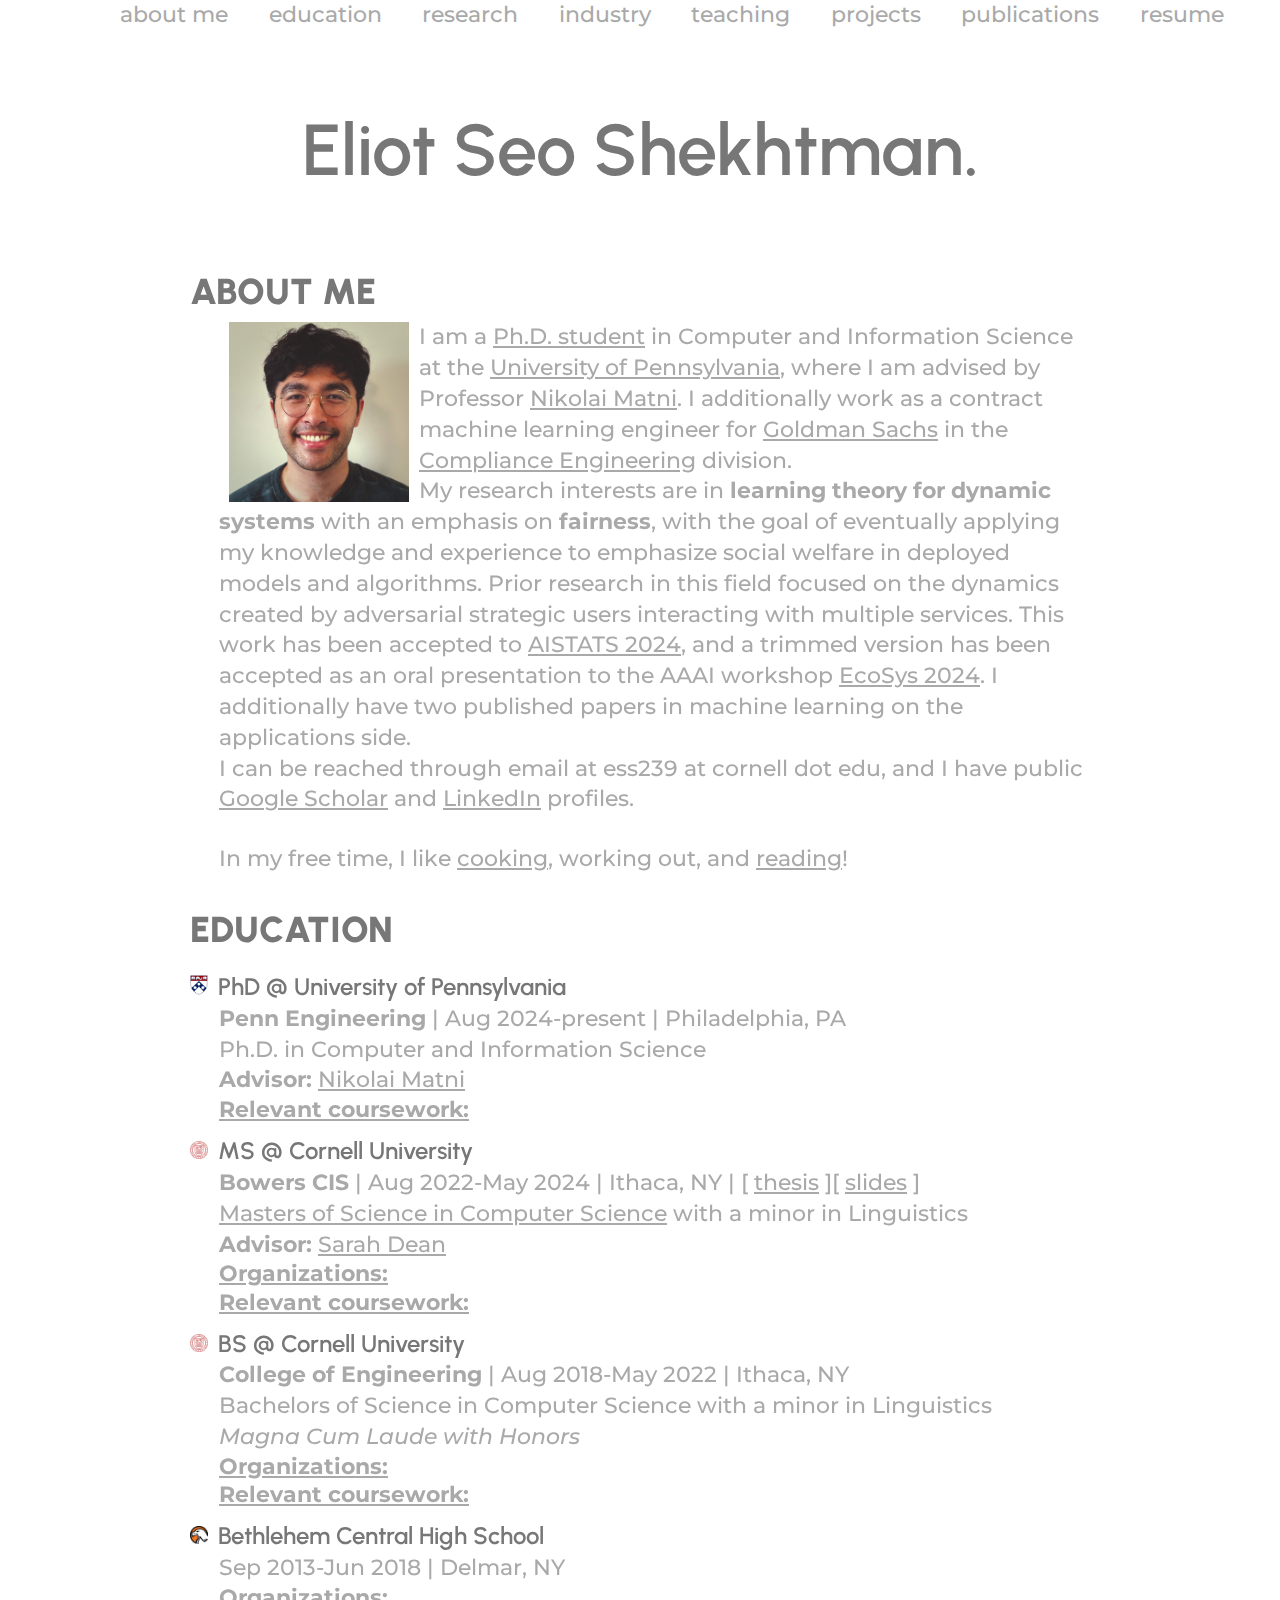
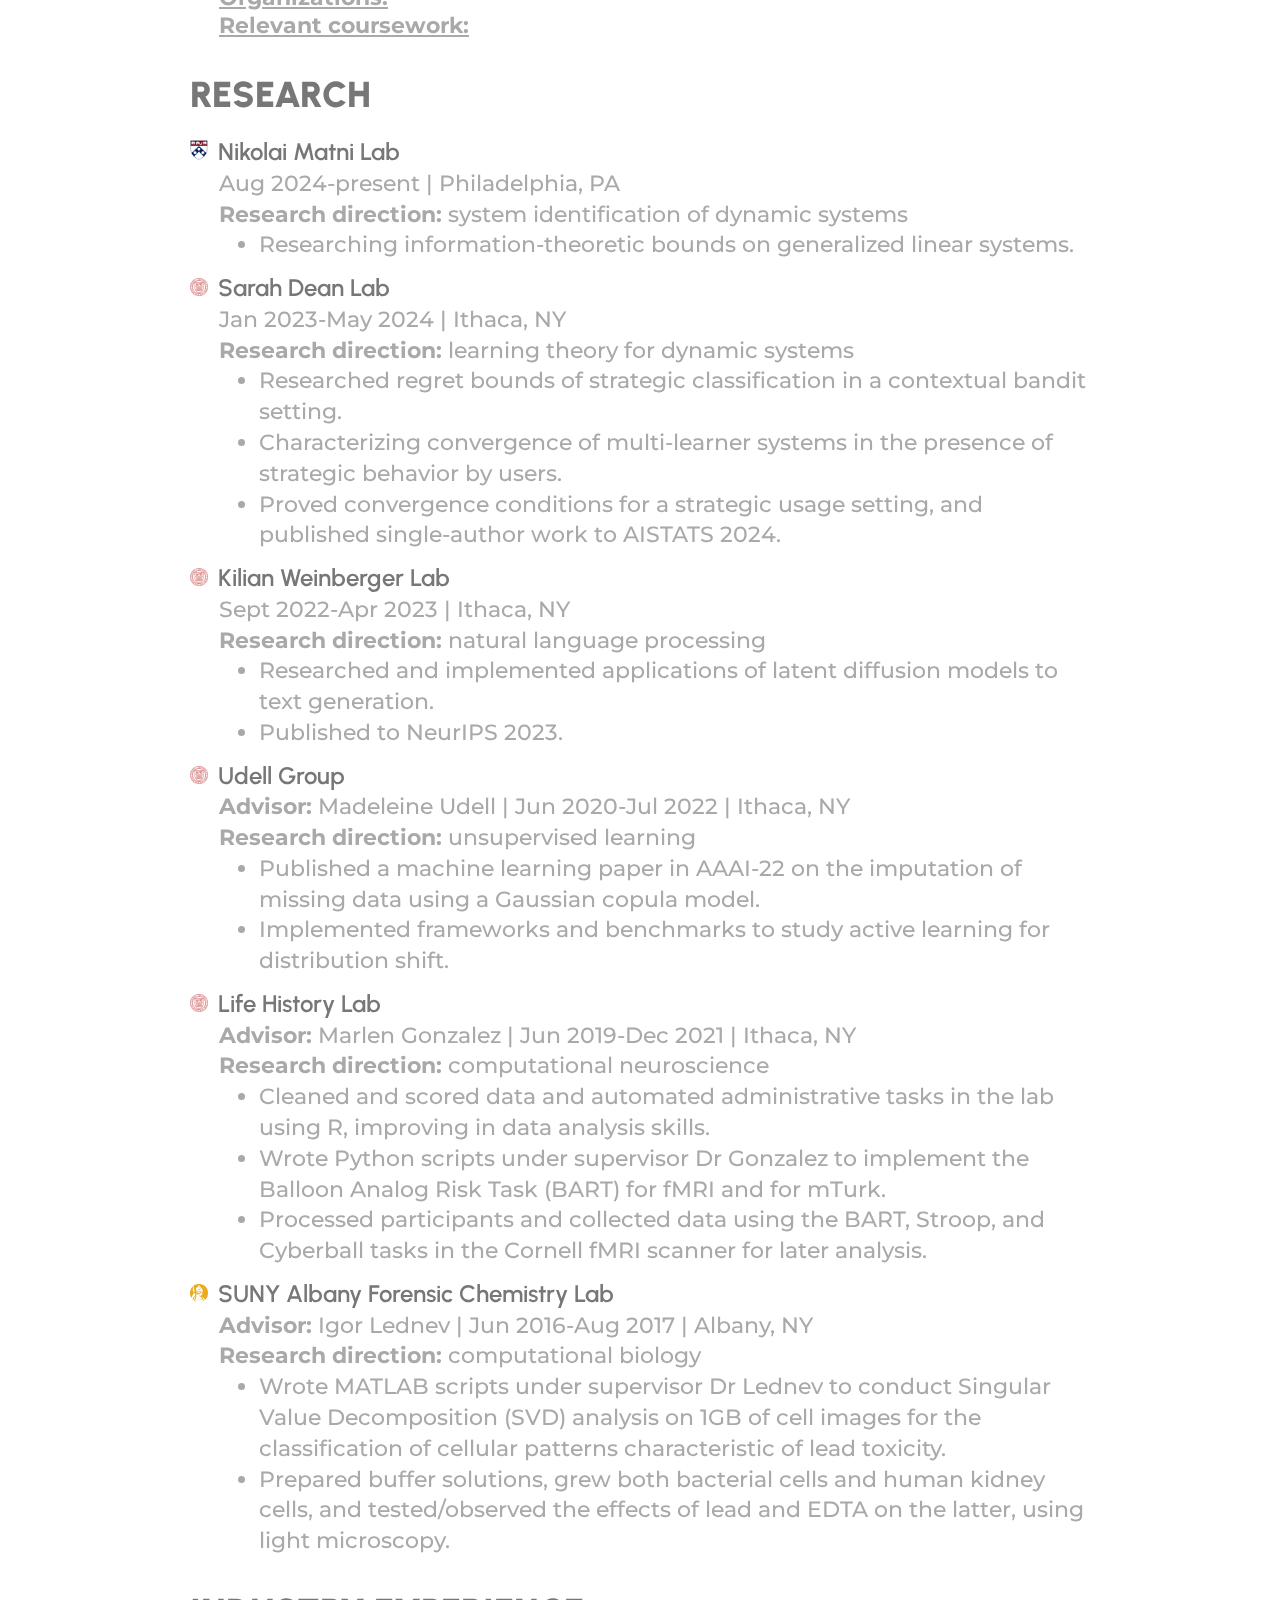
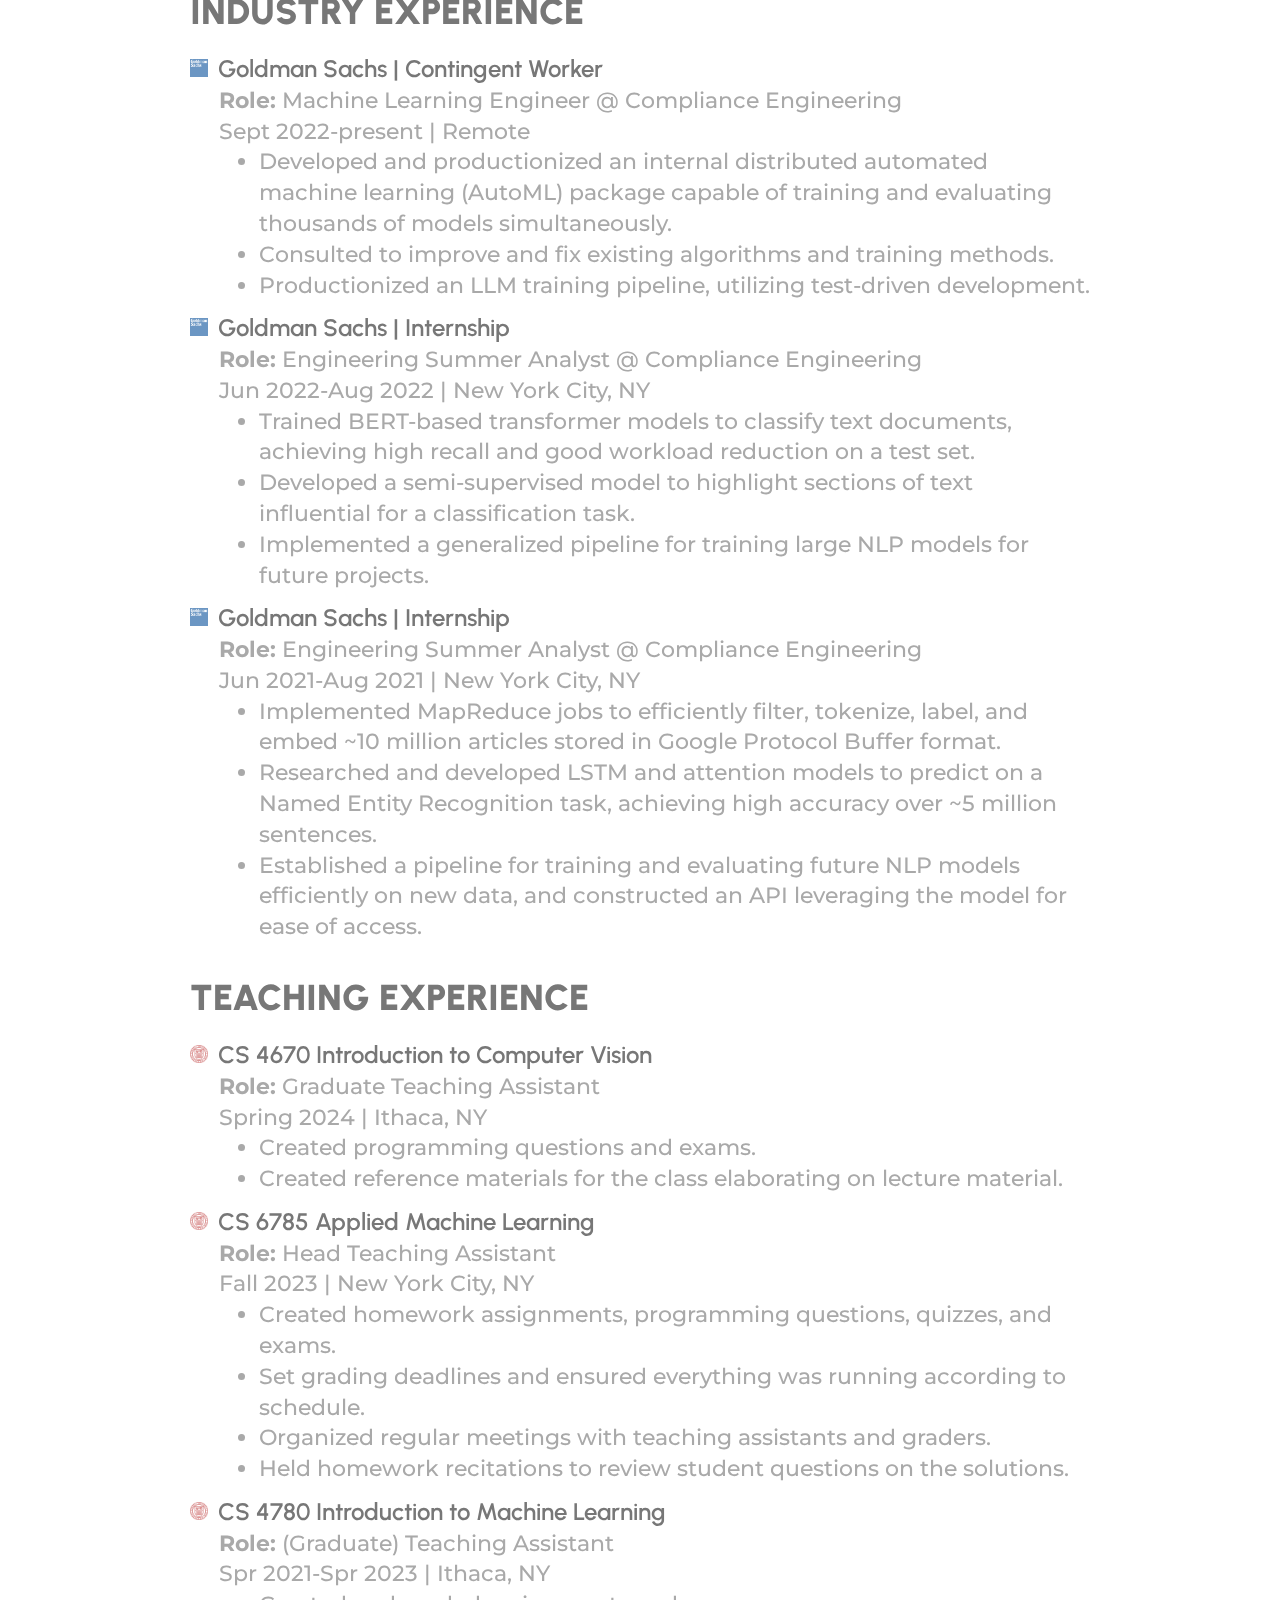
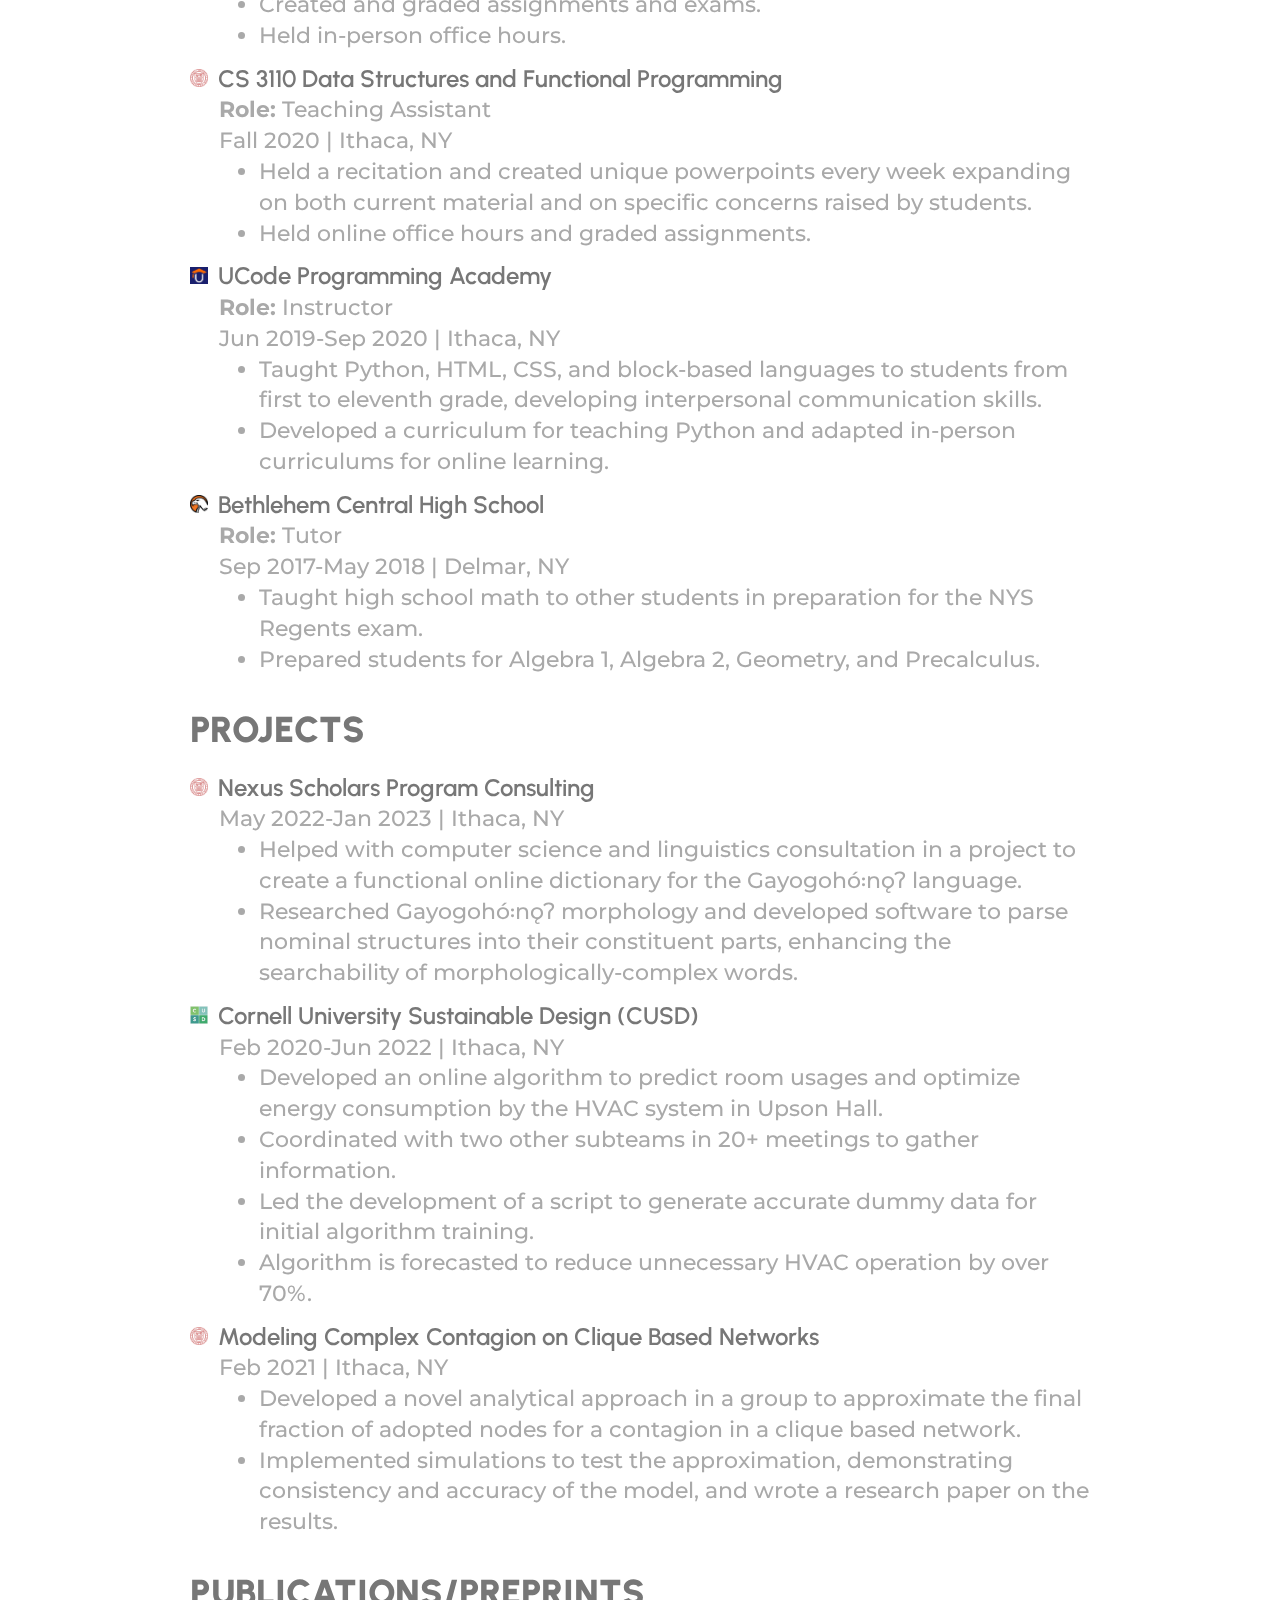
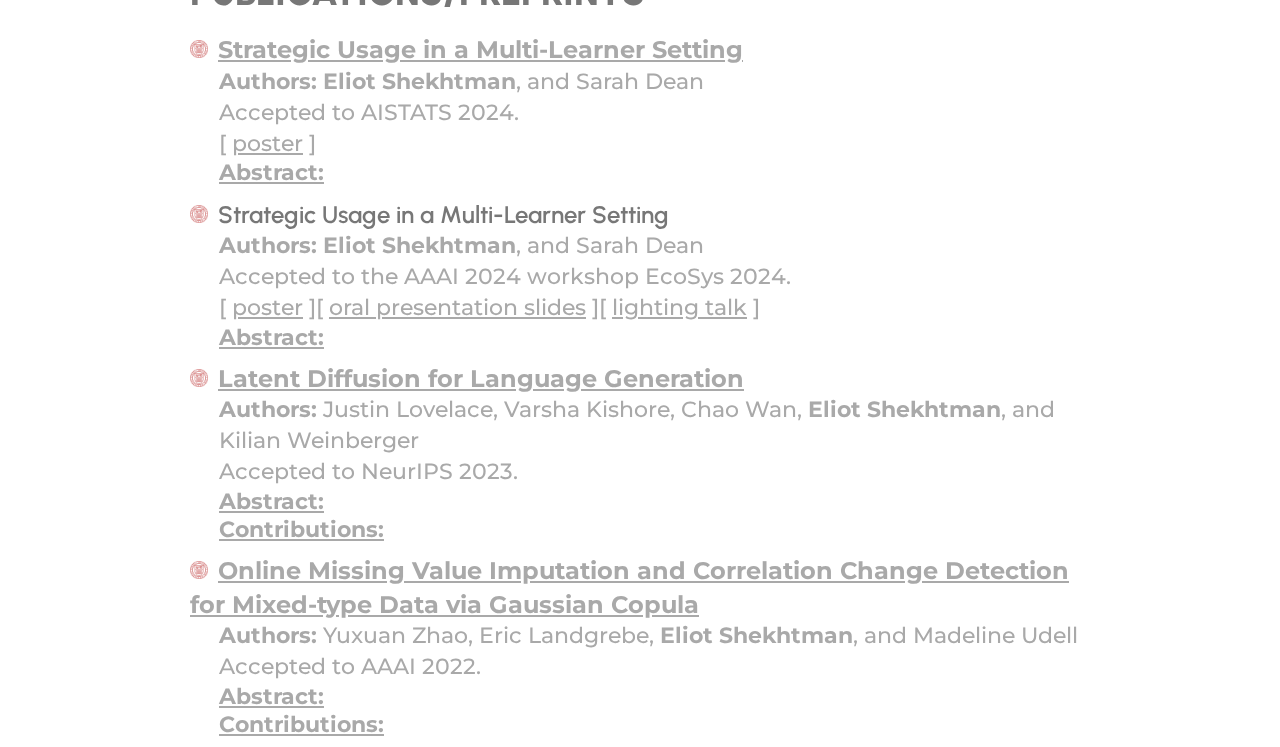
<file: index.html>
<!DOCTYPE html>
<html>

<head>
  <link rel="stylesheet" href="styles_simple.css">
  <link rel="stylesheet" href="styles_resume_dyn.css">
  <title>Eliot Seo Shekhtman</title>
  <link rel='icon' href='favicon.ico' type='image/x-icon' />
</head>

<body>

  <div class="topnav_holder">
    <div class="topnav">
      <a href="#about">about me</a>
      <a href="#education">education</a>
      <a href="#research">research</a>
      <a href="#work">industry</a>
      <a href="#teaching">teaching</a>
      <a href="#projects">projects</a>
      <a href="#publications">publications</a>
      <a href="fa2024_resume.pdf" target=”_blank”>resume</a>
    </div>
  </div>

  <div class="header">
    <h1>Eliot Seo Shekhtman.</h1>
  </div>

  <div class="main">
    <!-- <h2>My Resume</h2> -->

    <h2 id="about"><b>ABOUT ME</b></h2>
    <div class="within">
      <img src="photos/square-headshot.jpg" alt="headshot" width="180vw" align="left" hspace="10px">

      <p>I am a <a href="https://www.cis.upenn.edu/graduate/program-offerings/doctoral-program/">Ph.D. student</a> in
        Computer and Information Science at the <a href="https://www.upenn.edu/">University of Pennsylvania</a>, where I
        am advised by
        Professor <a href="https://nikolaimatni.github.io/">Nikolai Matni</a>.
        I additionally work as a contract machine learning engineer for <a href="https://www.goldmansachs.com/">Goldman
          Sachs</a> in the <a href="https://www.goldmansachs.com/careers/our-firm/global-compliance/">Compliance
          Engineering</a> division.
      </p>
    </div>
    <div class="within">
      <p>My research interests are in <b>learning theory for dynamic systems</b> with an emphasis on <b>fairness</b>,
        with the goal
        of eventually applying my knowledge and experience to emphasize social welfare in deployed models and
        algorithms.
        Prior research in this field focused on the dynamics created by
        adversarial strategic users interacting with multiple services.
        <!-- a multi-learner setting where adversarial users could strategically choose how much to use each of several services.   -->
        This work has been accepted to <a href="https://aistats.org/aistats2024/index.html">AISTATS 2024</a>, and
        a trimmed version has been accepted as an oral presentation to the AAAI workshop <a
          href="https://sites.google.com/view/recommender-ecosystems/home">EcoSys 2024</a>.
        I additionally have two published papers in machine learning on the applications side.

        <!-- I was formerly an <a href="https://www.cs.cornell.edu/ms">CS MS</a> student in the <a
          href="https://cis.cornell.edu/">College of Computing and Information Science</a> at <a
          href="https://www.cornell.edu/">Cornell University</a> with a minor in <a
          href="https://linguistics.cornell.edu/">Linguistics</a>, where I was advised by <a
          href="https://sdean.website/">Sarah Dean</a>. -->
        <!-- This work has been submitted to <a href="https://aistats.org/aistats2024/index.html">AISTATS 2024</a> and was
        additionally trimmed for a workshop submission to <a
          href="https://sites.google.com/view/recommender-ecosystems/home">ECOSYS 2024</a>, and is currently pending
        review. I additionally have two published papers in machine learning on the applications side. -->
      </p>
    </div>
    <div class="within">
      <p>I can be reached through email at ess239 at cornell dot edu, and I have public <a
          href="https://scholar.google.com/citations?hl=en&user=niYOQx4AAAAJ">Google Scholar</a>
        and <a href="https://www.linkedin.com/in/eliot-shekhtman/">LinkedIn</a> profiles.</p>
    </div>
    <div class="within">
      <p style=margin-top:29px>In my free time, I like <a href="https://www.instagram.com/eliot.food/">cooking</a>,
        working out, and <a href="https://www.goodreads.com/user/show/174639586">reading</a>!
      </p>
    </div>


    <h2 id="education"><b>EDUCATION</b></h2>
    <h3><img src="assets/upenn_logo.png" alt="UPenn logo">PhD @ University of Pennsylvania</h3>
    <div class="within">
      <p><b>Penn Engineering</b> | Aug 2024-present | Philadelphia, PA</p>
      <p>Ph.D. in Computer and Information Science</p>
      <p><b>Advisor:</b> <a href="https://nikolaimatni.github.io/">Nikolai Matni</a></p>
      <button class="collapsible">
        <p><b>Relevant coursework:</b></p>
      </button>
      <div class="content">
        <ul>
          <li>Learning for Dynamics and Control</li>
          <li>Learning with Conditional Guarantees</li>
          <li>Theory of Machine Learning</li>
          <li>Modern Convex Optimization</li>
      </div>
    </div>

    <h3><img src="assets/cornell_logo.png" alt="Cornell logo">MS @ Cornell University</h3>
    <div class="within">
      <p><b>Bowers CIS</b> | Aug 2022-May 2024 | Ithaca, NY | [ <a href="ms-thesis/ms_thesis.pdf">thesis</a> ][ <a
          href="ms-thesis/ms-thesis-pres.pdf">slides</a> ]</p>
      <p><a href="https://www.cs.cornell.edu/ms">Masters of Science in Computer Science</a> with a minor in
        Linguistics</p>
      <p><b>Advisor:</b> <a href="https://sdean.website/">Sarah Dean</a></p>
      <button class="collapsible">
        <p><b>Organizations:</b></p>
      </button>
      <div class="content">
        <ul>
          <li>Cornell Aguaclara (graduate technical advisor)</li>
          <li>Nexus Scholar Program (graduate consultant)</li>
        </ul>
      </div>
      <button class="collapsible">
        <p><b>Relevant coursework:</b></p>
      </button>
      <div class="content">
        <ul>
          <li>Machine Learning Theory </li>
          <li>Machine Learning in Feedback Systems </li>
          <li>Deep Generative Models </li>
          <li>Computer Vision </li>
          <li>Honors Introduction to Analysis</li>
          <li>Game Theory I</li>
        </ul>
        <!-- <p>† Ongoing coursework</p> -->
        <!-- <p>(A or higher in all listed courses)</p> -->
      </div>
    </div>

    <h3><img src="assets/cornell_logo.png" alt="Cornell logo">BS @ Cornell University</h3>
    <div class="within">
      <p><b>College of Engineering</b> | Aug 2018-May 2022 | Ithaca, NY</p>
      <p>Bachelors of Science in Computer Science with a minor in Linguistics</p>
      <p><i>Magna Cum Laude with Honors</i></p>
      <button class="collapsible">
        <p><b>Organizations:</b></p>
      </button>
      <div class="content">
        <ul>
          <li>Cornell University Sustainable Design (algorithms and predictions team lead)</li>
          <li>Cornell Undergraduates in Linguistics (social chair)</li>
        </ul>
      </div>
      <button class="collapsible">
        <p><b>Relevant coursework:</b></p>
      </button>
      <div class="content">
        <ul>
          <li>Advanced Topics in Machine Learning *</li>
          <li>Learning with Big Messy Data *</li>
          <li>The Structure of Information Networks *</li>
          <li>Principles of Large-Scale Machine Learning</li>
          <li>Advanced Language Technologies *</li>
          <li>Natural Language Processing</li>
          <li>Introduction to Computer Vision</li>
          <li>Introduction to Machine Learning</li>
          <li>Introduction to Analysis of Algorithms</li>
        </ul>
        <p>* Graduate level courses</p>
        <!-- <p>(A- or higher in all listed courses)</p> -->
      </div>
    </div>

    <h3><img src="assets/bchs_logo.png" alt="BCHS logo">Bethlehem Central High School</h3>
    <div class="within">
      <p>Sep 2013-Jun 2018 | Delmar, NY</p>
      <!-- <p><b>GPA:</b> 4.00 / 4.00</p> -->
      <button class="collapsible">
        <p><b>Organizations:</b></p>
      </button>
      <div class="content">
        <ul>
          <li>Science Bowl (co-captain)</li>
          <li>Linguistics Club (president)</li>
          <li>Science Olympiad</li>
          <li>Masterminds</li>
          <li>Varsity Cross-Country</li>
          <li>Varsity Track</li>
          <li>Varsity Swim and Dive</li>
        </ul>
      </div>
      <button class="collapsible">
        <p><b>Relevant coursework:</b></p>
      </button>
      <div class="content">
        <ul>
          <li>AP Computer Science A</li>
          <li>Introduction to Computer Science</li>
          <li>Digital Electronics</li>
        </ul>
      </div>
    </div>

    <h2 id="research"><b>RESEARCH</b></h2>
    <h3><img src="assets/upenn_logo.png" alt="UPenn logo">Nikolai Matni Lab</h3>
    <div class="within">
      <p>Aug 2024-present | Philadelphia, PA</p>
      <p><b>Research direction:</b> system identification of dynamic systems</p>
      <ul>
        <li>Researching information-theoretic bounds on generalized linear systems.</li>
      </ul>
    </div>

    <h3><img src="assets/cornell_logo.png" alt="Cornell logo">Sarah Dean Lab</h3>
    <div class="within">
      <p>Jan 2023-May 2024 | Ithaca, NY</p>
      <p><b>Research direction:</b> learning theory for dynamic systems</p>
      <ul>
        <li>Researched regret bounds of strategic classification in a contextual bandit setting.</li>
        <li>Characterizing convergence of multi-learner systems in the presence of strategic behavior by users.</li>
        <li>Proved convergence conditions for a strategic usage setting, and published single-author work to AISTATS
          2024.</li>
      </ul>
    </div>

    <h3><img src="assets/cornell_logo.png" alt="Cornell logo">Kilian Weinberger Lab</h3>
    <div class="within">
      <p>Sept 2022-Apr 2023 | Ithaca, NY</p>
      <p><b>Research direction:</b> natural language processing</p>
      <ul>
        <li>Researched and implemented applications of latent diffusion models to text generation.</li>
        <li>Published to NeurIPS 2023.</li>
      </ul>
    </div>

    <h3><img src="assets/cornell_logo.png" alt="Cornell logo">Udell Group</h3>
    <div class="within">
      <p><b>Advisor:</b> Madeleine Udell | Jun 2020-Jul 2022 | Ithaca, NY</p>
      <p><b>Research direction:</b> unsupervised learning</p>
      <ul>
        <li>Published a machine learning paper in AAAI-22 on the imputation of missing data using a Gaussian copula
          model.</li>
        <li>Implemented frameworks and benchmarks to study active learning for distribution shift.</li>
      </ul>
    </div>

    <h3><img src="assets/cornell_logo.png" alt="Cornell logo">Life History Lab</h3>
    <div class="within">
      <p><b>Advisor:</b> Marlen Gonzalez | Jun 2019-Dec 2021 | Ithaca, NY</p>
      <p><b>Research direction:</b> computational neuroscience</p>
      <ul>
        <li>Cleaned and scored data and automated administrative tasks in the lab using R, improving in data analysis
          skills.</li>
        <li>Wrote Python scripts under supervisor Dr Gonzalez to implement the Balloon Analog Risk Task (BART) for fMRI
          and for mTurk.</li>
        <li>Processed participants and collected data using the BART, Stroop, and Cyberball tasks in the Cornell fMRI
          scanner for later analysis.</li>
      </ul>
    </div>

    <h3><img src="assets/suny_logo.jpg" alt="SUNY Albany logo">SUNY Albany Forensic Chemistry Lab</h3>
    <div class="within">
      <p><b>Advisor:</b> Igor Lednev | Jun 2016-Aug 2017 | Albany, NY</p>
      <p><b>Research direction:</b> computational biology</p>
      <ul>
        <li>Wrote MATLAB scripts under supervisor Dr Lednev to conduct Singular Value Decomposition (SVD) analysis on
          1GB of cell images for the classification of cellular patterns characteristic of lead toxicity.</li>
        <li>Prepared buffer solutions, grew both bacterial cells and human kidney cells, and tested/observed the effects
          of lead and EDTA on the latter, using light microscopy.</li>
      </ul>
    </div>

    <h2 id="work"><b>INDUSTRY EXPERIENCE</b></h2>

    <h3><img src="assets/goldman_sachs_logo.png" alt="Goldman Sachs logo">Goldman Sachs | Contingent Worker</h3>
    <div class="within">
      <p><b>Role:</b> Machine Learning Engineer @ Compliance Engineering</p>
      <p>Sept 2022-present | Remote</p>
      <ul>
        <!-- <li>Creating and developing machine learning algorithms and pipelines.</li> -->
        <li>Developed and productionized an internal distributed automated machine learning (AutoML) package capable of
          training
          and
          evaluating thousands of
          models simultaneously.</li>
        <li>Consulted to improve and fix existing algorithms and training methods.</li>
        <li>Productionized an LLM training pipeline, utilizing test-driven development.</li>
      </ul>
    </div>

    <h3><img src="assets/goldman_sachs_logo.png" alt="Goldman Sachs logo">Goldman Sachs | Internship</h3>
    <div class="within">
      <p><b>Role:</b> Engineering Summer Analyst @ Compliance Engineering</p>
      <p>Jun 2022-Aug 2022 | New York City, NY</p>
      <ul>
        <li>Trained BERT-based transformer models to classify text documents, achieving high recall and good workload
          reduction on a test set.</li>
        <li>Developed a semi-supervised model to highlight sections of text influential for a classification task.</li>
        <li>Implemented a generalized pipeline for training large NLP models for future projects.</li>
      </ul>
    </div>

    <h3><img src="assets/goldman_sachs_logo.png" alt="Goldman Sachs logo">Goldman Sachs | Internship</h3>
    <div class="within">
      <p><b>Role:</b> Engineering Summer Analyst @ Compliance Engineering</p>
      <p>Jun 2021-Aug 2021 | New York City, NY</p>
      <ul>
        <li>Implemented MapReduce jobs to efficiently filter, tokenize, label, and embed ~10 million articles stored in
          Google Protocol Buffer format.</li>
        <li>Researched and developed LSTM and attention models to predict on a Named Entity Recognition task, achieving
          high accuracy over ~5 million sentences.</li>
        <li>Established a pipeline for training and evaluating future NLP models efficiently on new data, and
          constructed an API leveraging the model for ease of access.</li>
      </ul>
    </div>

    <h2 id="teaching"><b>TEACHING EXPERIENCE</b></h2>

    <h3><img src="assets/cornell_logo.png" alt="Cornell logo">CS 4670 Introduction to Computer Vision</h3>
    <div class="within">
      <p><b>Role:</b> Graduate Teaching Assistant</p>
      <p>Spring 2024 | Ithaca, NY</p>
      <ul>
        <li>Created programming questions and exams.</li>
        <li>Created reference materials for the class elaborating on lecture material.</li>
      </ul>
    </div>

    <h3><img src="assets/cornell_logo.png" alt="Cornell logo">CS 6785 Applied Machine Learning</h3>
    <div class="within">
      <p><b>Role:</b> Head Teaching Assistant</p>
      <p>Fall 2023 | New York City, NY</p>
      <ul>
        <li>Created homework assignments, programming questions, quizzes, and exams.</li>
        <li>Set grading deadlines and ensured everything was running according to schedule.</li>
        <li>Organized regular meetings with teaching assistants and graders.</li>
        <li>Held homework recitations to review student questions on the solutions.</li>
      </ul>
    </div>

    <h3><img src="assets/cornell_logo.png" alt="Cornell logo">CS 4780 Introduction to Machine Learning</h3>
    <div class="within">
      <p><b>Role:</b> (Graduate) Teaching Assistant</p>
      <p>Spr 2021-Spr 2023 | Ithaca, NY</p>
      <ul>
        <li>Created and graded assignments and exams.</li>
        <li>Held in-person office hours.</li>
      </ul>
    </div>

    <h3><img src="assets/cornell_logo.png" alt="Cornell logo">CS 3110 Data Structures and Functional Programming</h3>
    <div class="within">
      <p><b>Role:</b> Teaching Assistant</p>
      <p>Fall 2020 | Ithaca, NY</p>
      <ul>
        <li>Held a recitation and created unique powerpoints every week expanding on both current material and on
          specific
          concerns raised by students.</li>
        <li>Held online office hours and graded assignments.</li>
      </ul>
    </div>

    <h3><img src="assets/ucode_icon.jpeg" alt="UCode logo">UCode Programming Academy</h3>
    <div class="within">
      <p><b>Role:</b> Instructor</p>
      <p>Jun 2019-Sep 2020 | Ithaca, NY</p>
      <ul>
        <li>Taught Python, HTML, CSS, and block-based languages to students from first to eleventh grade, developing
          interpersonal communication skills.</li>
        <li>Developed a curriculum for teaching Python and adapted in-person curriculums for online learning.</li>
      </ul>
    </div>

    <h3><img src="assets/bchs_logo.png" alt="BCHS logo">Bethlehem Central High School</h3>
    <div class="within">
      <p><b>Role:</b> Tutor</p>
      <p>Sep 2017-May 2018 | Delmar, NY</p>
      <ul>
        <li>Taught high school math to other students in preparation for the NYS Regents exam.</li>
        <li>Prepared students for Algebra 1, Algebra 2, Geometry, and Precalculus.</li>
      </ul>
    </div>

    <h2 id="projects"><b>PROJECTS</b></h2>

    <h3><img src="assets/cornell_logo.png" alt="Cornell logo">Nexus Scholars Program Consulting</h3>
    <div class="within">
      <p>May 2022-Jan 2023 | Ithaca, NY</p>
      <ul>
        <li>Helped with computer science and linguistics consultation in a project to create a functional online
          dictionary for the Gayogohó꞉nǫʔ language.</li>
        <li> Researched Gayogohó꞉nǫʔ morphology and developed software to parse nominal structures into their
          constituent parts, enhancing the searchability of morphologically-complex words.</li>
      </ul>
    </div>

    <h3><img src="assets/cusd_logo.png" alt="CUSD logo">Cornell University Sustainable Design (CUSD)</h3>
    <div class="within">
      <p>Feb 2020-Jun 2022 | Ithaca, NY</p>
      <ul>
        <li>Developed an online algorithm to predict room usages and optimize energy consumption by the HVAC system in
          Upson Hall.</li>
        <li>Coordinated with two other subteams in 20+ meetings to gather information.</li>
        <li>Led the development of a script to generate accurate dummy data for initial algorithm training.</li>
        <li>Algorithm is forecasted to reduce unnecessary HVAC operation by over 70%.</li>
      </ul>
    </div>

    <h3><img src="assets/cornell_logo.png" alt="Cornell logo">Modeling Complex Contagion on Clique Based Networks</h3>
    <div class="within">
      <p>Feb 2021 | Ithaca, NY</p>
      <ul>
        <li>Developed a novel analytical approach in a group to approximate the final fraction of adopted nodes for a
          contagion in a clique based network.</li>
        <li>Implemented simulations to test the approximation, demonstrating consistency and accuracy of the model, and
          wrote a research paper on the results.</li>
      </ul>
    </div>

    <h2 id="publications"><b>PUBLICATIONS/PREPRINTS</b></h2>

    <h3><b><a href="https://arxiv.org/abs/2401.16422"><img src="assets/cornell_logo.png" alt="Cornell logo"><b>Strategic
            Usage in a Multi-Learner Setting</a></b></h3>
    <div class="within">
      <p><b>Authors:</b> <b>Eliot Shekhtman</b>, and Sarah Dean</p>
      <p>Accepted to AISTATS 2024.</p>
      <p>[ <a href="strat-usage/aistats-poster.pdf">poster</a> ]</p>
      <button class="collapsible">
        <p><b>Abstract:</b></p>
      </button>
      <div class="content">
        <p>Real-world systems often involve some pool of users choosing between a set of services. With the increase in
          popularity of online learning algorithms, these services can now self-optimize, leveraging data collected on
          users to maximize some reward such as service quality. On the flipside, users may strategically choose which
          services to use in order to pursue their own reward functions, in the process wielding power over which
          services can see and use their data. Extensive prior research has been conducted on the effects of strategic
          users in single-service settings, with strategic behavior manifesting in the manipulation of observable
          features to achieve a desired classification; however, this can often be costly or unattainable for users and
          fails to capture the full behavior of multi-service dynamic systems. As such, we analyze a setting in which
          strategic users choose among several available services in order to pursue positive classifications, while
          services seek to minimize loss functions on their observations. We focus our analysis on realizable settings,
          and show that naive retraining can still lead to oscillation even if all users are observed at different
          times; however, if this retraining uses memory of past observations, convergent behavior can be guaranteed for
          certain loss function classes. We provide results obtained from synthetic and real-world data to empirically
          validate our theoretical findings.</p>
      </div>
    </div>

    <h3><img src="assets/cornell_logo.png" alt="Cornell logo">Strategic Usage in a Multi-Learner Setting</h3>
    <div class="within">
      <p><b>Authors:</b> <b>Eliot Shekhtman</b>, and Sarah Dean</p>
      <p>Accepted to the AAAI 2024 workshop EcoSys 2024.</p>
      <p>[ <a href="strat-usage/ecosys-poster-revised.pdf">poster</a> ][ <a href="strat-usage/strat-usage-oral.pdf">oral
          presentation slides</a> ][ <a href="strat-usage/lightning-talk.pdf">lighting talk</a> ] </p>
      <button class="collapsible">
        <p><b>Abstract:</b></p>
      </button>
      <div class="content">
        <p>Real-world systems often involve some pool of users choosing between a set of services. Extensive prior
          research has been conducted on the effects of strategic users in single-service settings, with strategic
          behavior manifesting in the manipulation of observable features to achieve a desired classification; however,
          this can often be costly or unattainable for users and fails to capture the full behavior of multi-service
          dynamic systems. We analyze a setting in which strategic users choose among several available services in
          order to pursue positive classifications, while services seek to minimize loss functions on their
          observations. We show that naive retraining can lead to oscillation even if all users are observed at
          different times; however, we show necessary and sufficient conditions to guarantee convergent behavior if this
          retraining uses memory. We provide results obtained from synthetic and real-world data to empirically validate
          our theoretical findings.</p>
      </div>
    </div>

    <h3><b><a href="https://arxiv.org/abs/2212.09462"><img src="assets/cornell_logo.png" alt="Cornell logo"><b>Latent
            Diffusion for Language Generation</b></a></h3>
    <div class="within">
      <p><b>Authors:</b> Justin Lovelace, Varsha Kishore, Chao Wan, <b>Eliot Shekhtman</b>, and Kilian Weinberger</p>
      <p>Accepted to NeurIPS 2023.</p>
      <button class="collapsible">
        <p><b>Abstract:</b></p>
      </button>
      <div class="content">
        <p>Diffusion models have achieved great success in modeling continuous data modalities such as images, audio,
          and video, but have seen limited use in discrete domains such as language. Recent attempts to adapt diffusion
          to language have presented diffusion as an alternative to existing pretrained language models. We view
          diffusion and existing language models as complementary. We demonstrate that encoder-decoder language models
          can be utilized to efficiently learn high-quality language autoencoders. We then demonstrate that continuous
          diffusion models can be learned in the latent space of the language autoencoder, enabling us to sample
          continuous latent representations that can be decoded into natural language with the pretrained decoder. We
          validate the effectiveness of our approach for unconditional, class-conditional, and sequence-to-sequence
          language generation. We demonstrate across multiple diverse data sets that our latent language diffusion
          models are significantly more effective than previous diffusion language models.</p>
      </div>
      <button class="collapsible">
        <p><b>Contributions:</b></p>
      </button>
      <div class="content">
        <ul>
          <li>Implemented loss masking and normalization for training the latent diffusion model on BART encoder
            latents.
          </li>
          <li>Implemented text sampling using a BART decoder.</li>
          <li>Ran baseline experiments using GPT-2.</li>
        </ul>
      </div>
    </div>

    <h3><a href="https://arxiv.org/abs/2009.12326"><img src="assets/cornell_logo.png" alt="Cornell logo"><b>Online
          Missing
          Value Imputation and Correlation Change
          Detection for Mixed-type Data via Gaussian Copula</b></a></h3>
    <div class="within">
      <p><b>Authors:</b> Yuxuan Zhao, Eric Landgrebe, <b>Eliot Shekhtman</b>, and Madeline Udell</p>
      <p>Accepted to AAAI 2022.</p>
      <button class="collapsible">
        <p><b>Abstract:</b></p>
      </button>
      <div class="content">
        <p>Missing value imputation is crucial for real-world data science workflows. Imputation is harder in the online
          setting, as it requires the imputation method itself to be able to evolve over time. For practical
          applications, imputation algorithms should produce imputations that match the true data distribution, handle
          data of mixed types, including ordinal, boolean, and continuous variables, and scale to large datasets. In
          this work we develop a new online imputation algorithm for mixed data using the Gaussian copula. The online
          Gaussian copula model meets all the desiderata: its imputations match the data distribution even for mixed
          data, improve over its offline counterpart on the accuracy when the streaming data has a changing
          distribution, and on the speed (up to an order of magnitude) especially on large scale datasets. By fitting
          the copula model to online data, we also provide a new method to detect change points in the multivariate
          dependence structure with missing values. Experimental results on synthetic and real world data validate the
          performance of the proposed methods.</p>
      </div>
      <button class="collapsible">
        <p><b>Contributions:</b></p>
      </button>
      <div class="content">
        <ul>
          <li>Implemented the online expectation-maximization algorithm.</li>
          <li>Ran experiments on performance in the minibatch and online settings.</li>
        </ul>
      </div>
    </div>

    <!-- <p><b>[Title Omitted for Anonymity]</b></p>
    <p><b>Authors:</b> <b>Eliot Shekhtman</b>, and Sarah Dean</p>
    <p>In submission to AISTATS 2023.</p>
    <p></p>
    <p><b>Latent Diffusion for Language Generation</b></p>
    <p><b>Authors:</b> Justin Lovelace, Varsha Kishore, Chao Wan, <b>Eliot Shekhtman</b>, and Kilian Weinberger</p>
    <p>Accepted to NeurIPS 2023.</p>
    <p></p>
    <p><b>Online Missing Value Imputation and Correlation Change Detection for Mixed-type Data via Gaussian Copula</b>
    </p>
    <p><b>Authors:</b> Yuxuan Zhao, Eric Landgrebe, <b>Eliot Shekhtman</b>, and Madeline Udell</p>
    <p>Accepted to AAAI 2022.</p> -->

  </div>



  <script>
    function getParentHeight(node) {
      var className = node.className;
      var height = 0;
      while (node != null) {
        if (node.className != className) {
          return height
        }
        var content = node.nextElementSibling
        height = height + content.scrollHeight;
        node = node.parentNode
      }
      return height
    }

    function getChildrenHeightRec(node) {
      var content = node.nextElementSibling;
      var height = content.scrollHeight;
      var child = null;
      for (var i = 0; i < content.childNodes.length; i++) {
        child = content.childNodes[i];
        // only recurse on collapsible children
        if (child.className === undefined) {
          continue;
        } if (!child.className.includes('collapsible')) {
          continue;
        }
        height += getChildrenHeightRec(child)

      }
      return height;
    }

    function updateHeight(node) {
      var content = node.nextElementSibling;
      var height = getChildrenHeightRec(node);
      content.style.maxHeight = 10 + height + "px";
    }



    var coll = document.getElementsByClassName("collapsible");
    var i;

    for (i = 0; i < coll.length; i++) {
      coll[i].addEventListener("click", function () {
        var active = this.classList.toggle("active");

        var node = this;
        while (node != null) {
          if (node.className === undefined) {
            break;
          } if (!node.className.includes('collapsible')) {
            break;
          }
          updateHeight(node);
          node = node.parentNode.previousElementSibling;
        }

        if (!active) {
          this.nextElementSibling.style.maxHeight = 0 + "px";
        }
      });
    }
  </script>
</body>

</html>
</file>
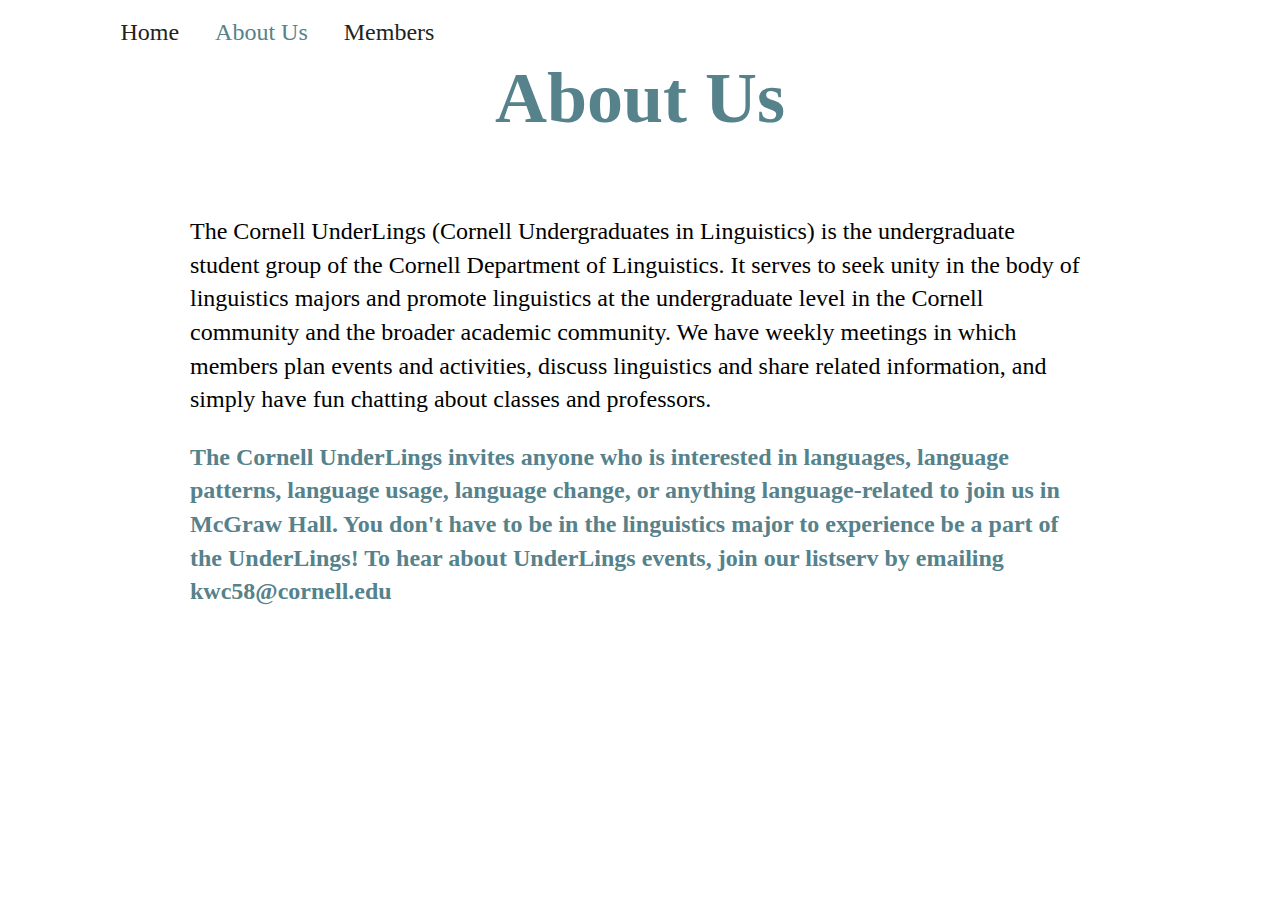
<file: aboutus.html>
<!DOCTYPE html>
<html>

<!-- all the stuff wanted to be included that isn't the content to show
     ex keywords, page description for search results, CSS to style
     content, character set declarations, etc -->

<head>
  <link rel="stylesheet" href="styles.css">
  <title>Eliot Seo Shekhtman</title>
  <link rel='icon' href='favicon.ico' type='image/x-icon' />
</head>

<body>
  <div class="topnav_holder">
    <div class="topnav">
      <a href="index.html">Home</a>
      <a class="active" href="aboutus.html">About Us</a>
      <a href="members.html">Members</a>
    </div>
  </div>
  <div class="main">
    <h1>
      About Us
    </h1>
    <p>
      The Cornell UnderLings (Cornell Undergraduates in Linguistics) is the undergraduate student group of the Cornell
      Department of Linguistics. It serves to seek unity in the body of linguistics majors and promote linguistics at
      the undergraduate level in the Cornell community and the broader academic community. We have weekly meetings in
      which
      members plan events and activities, discuss linguistics and share related information, and simply have fun
      chatting about classes and professors.
    </p>
    <p class="special">
      The Cornell UnderLings invites anyone who is interested in languages, language patterns, language usage, language
      change, or anything language-related to join us in McGraw Hall. You don't have to be in the linguistics major to
      experience be a part of the UnderLings! To hear about UnderLings events, join our listserv by emailing
      kwc58@cornell.edu
    </p>
  </div>
</body>

</html>
</file>
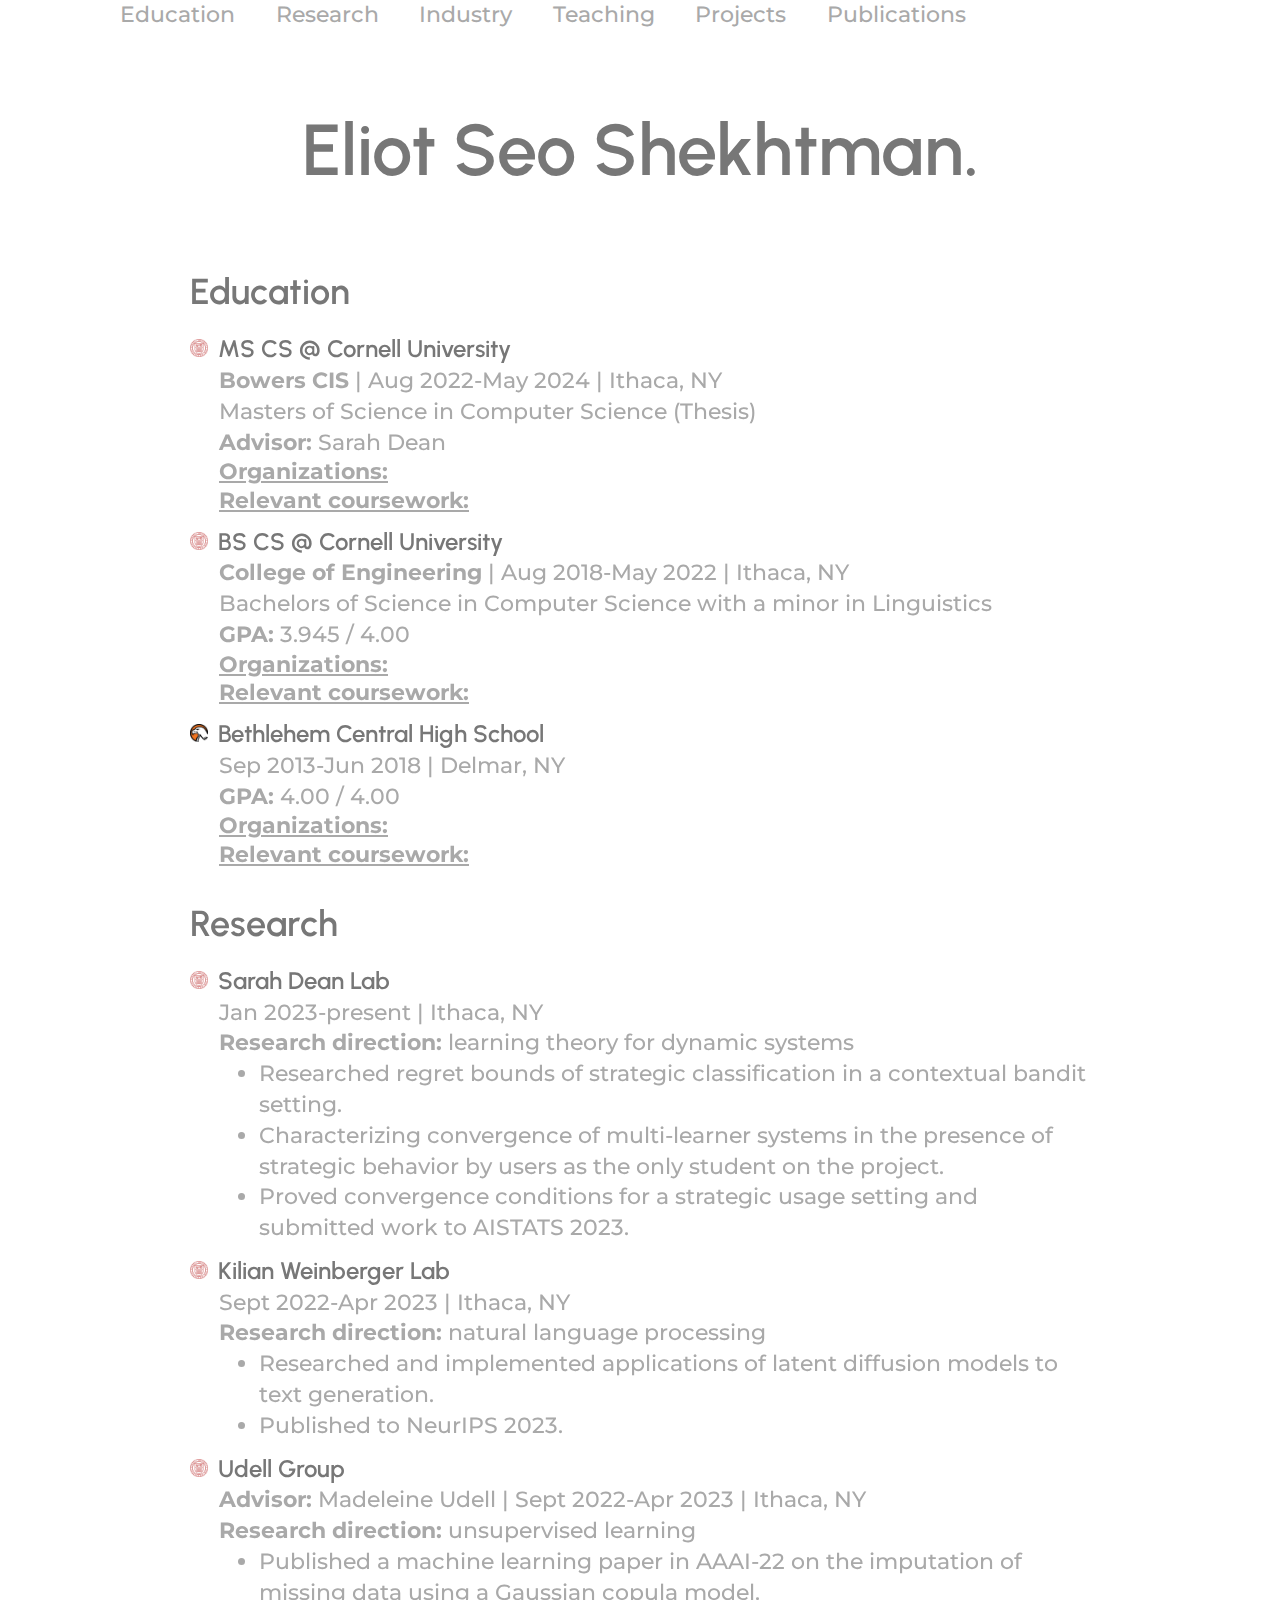
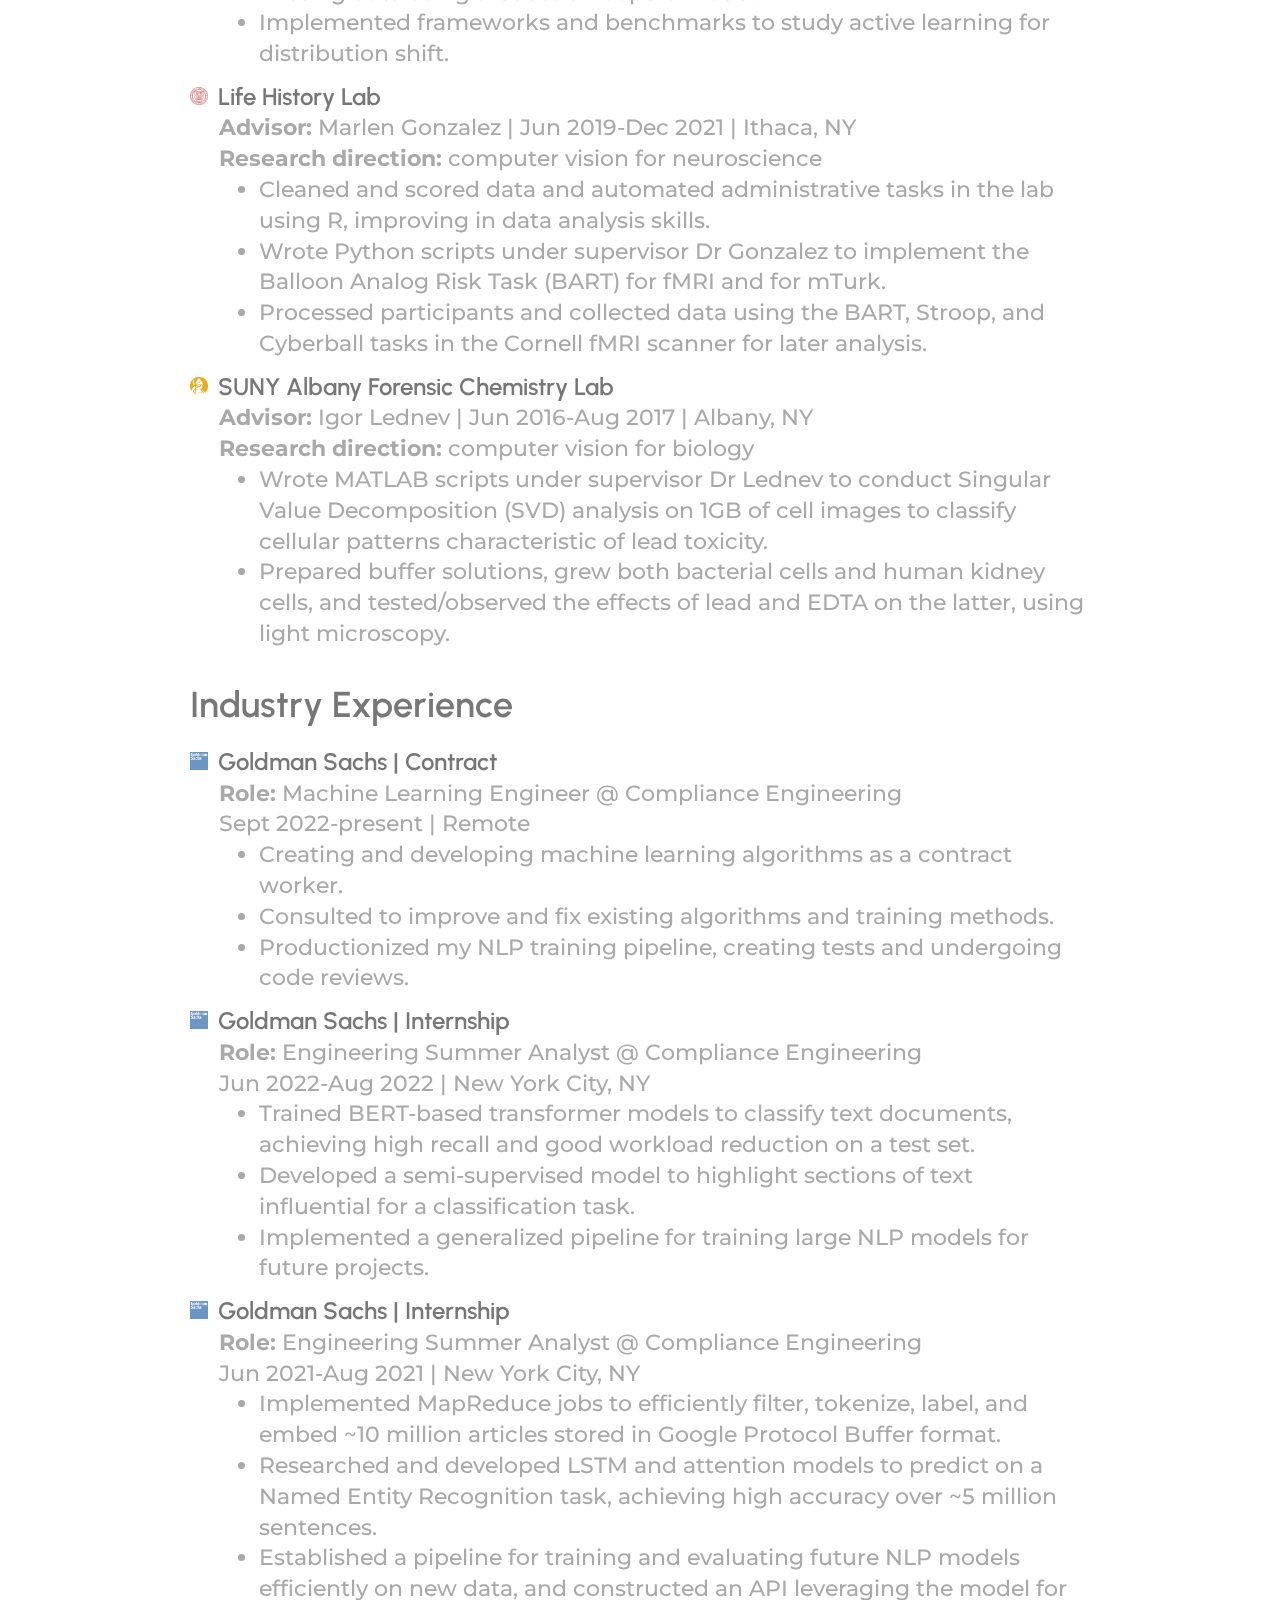
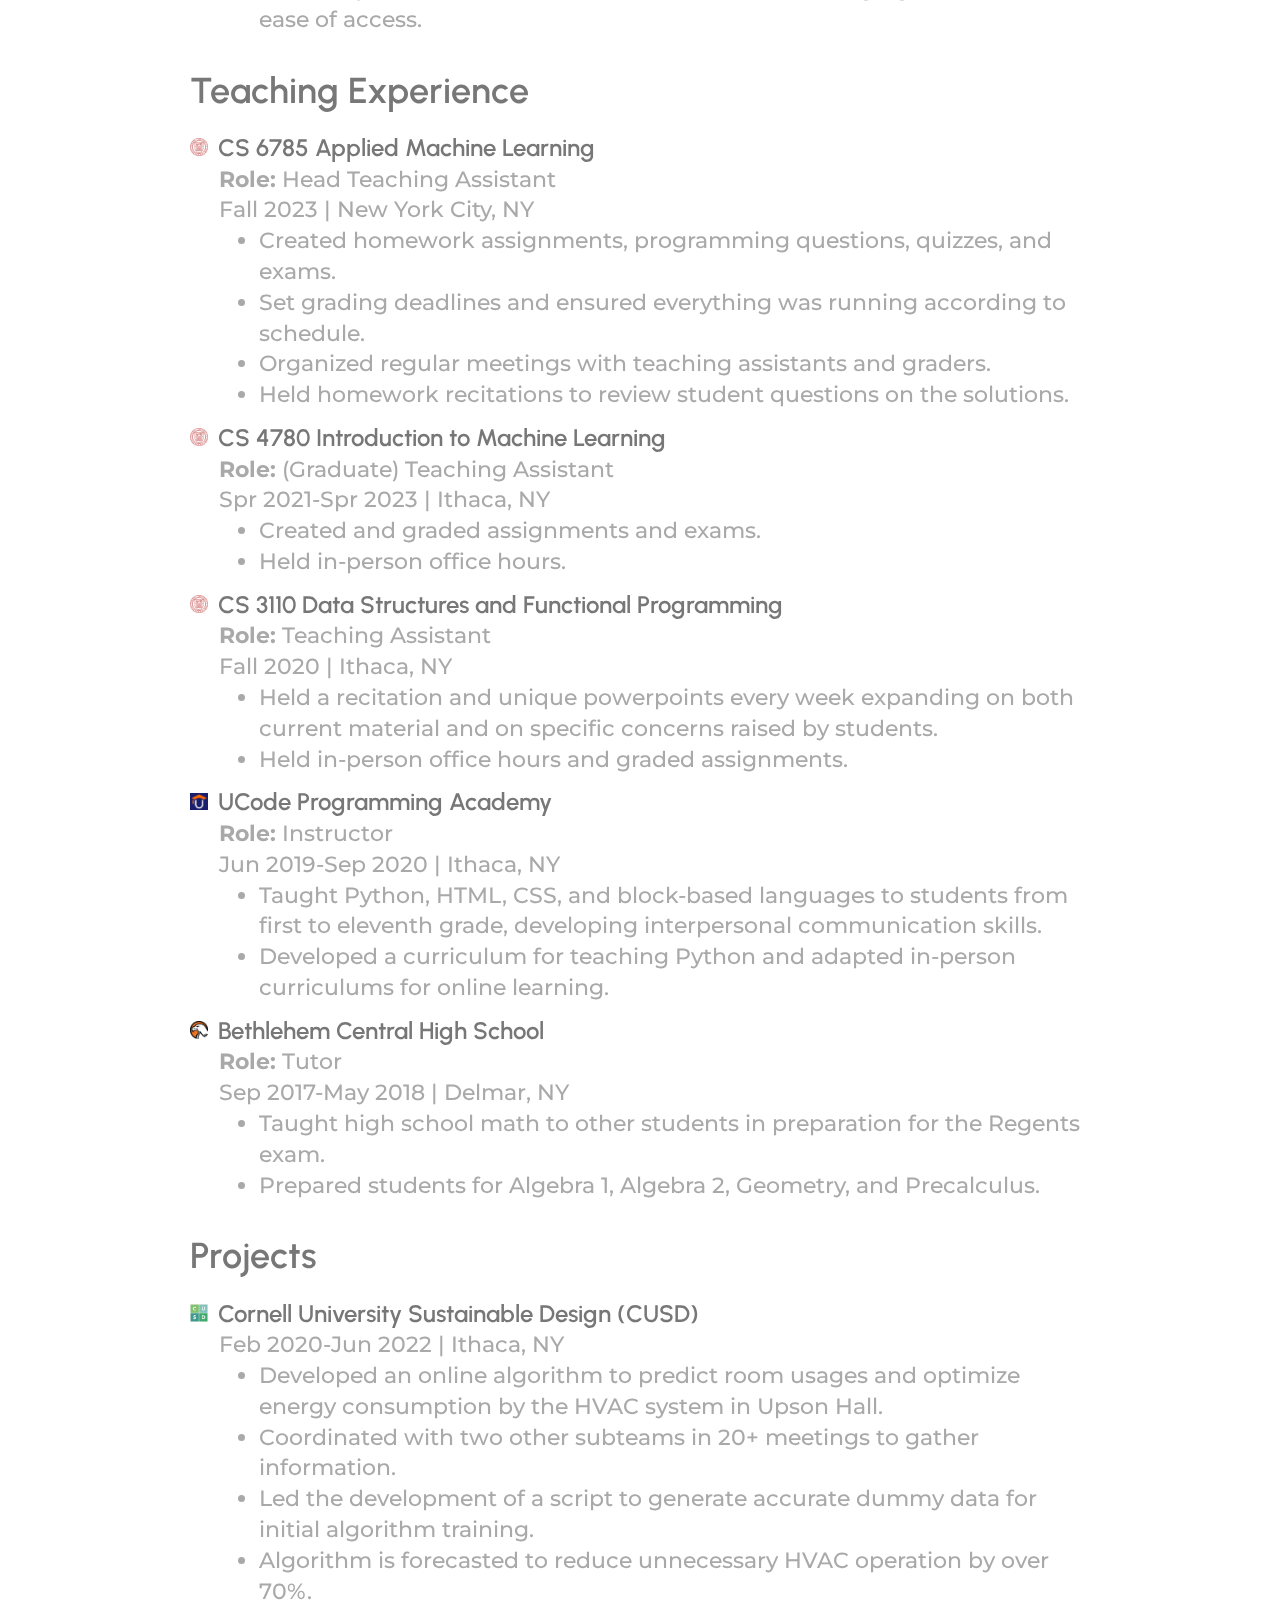
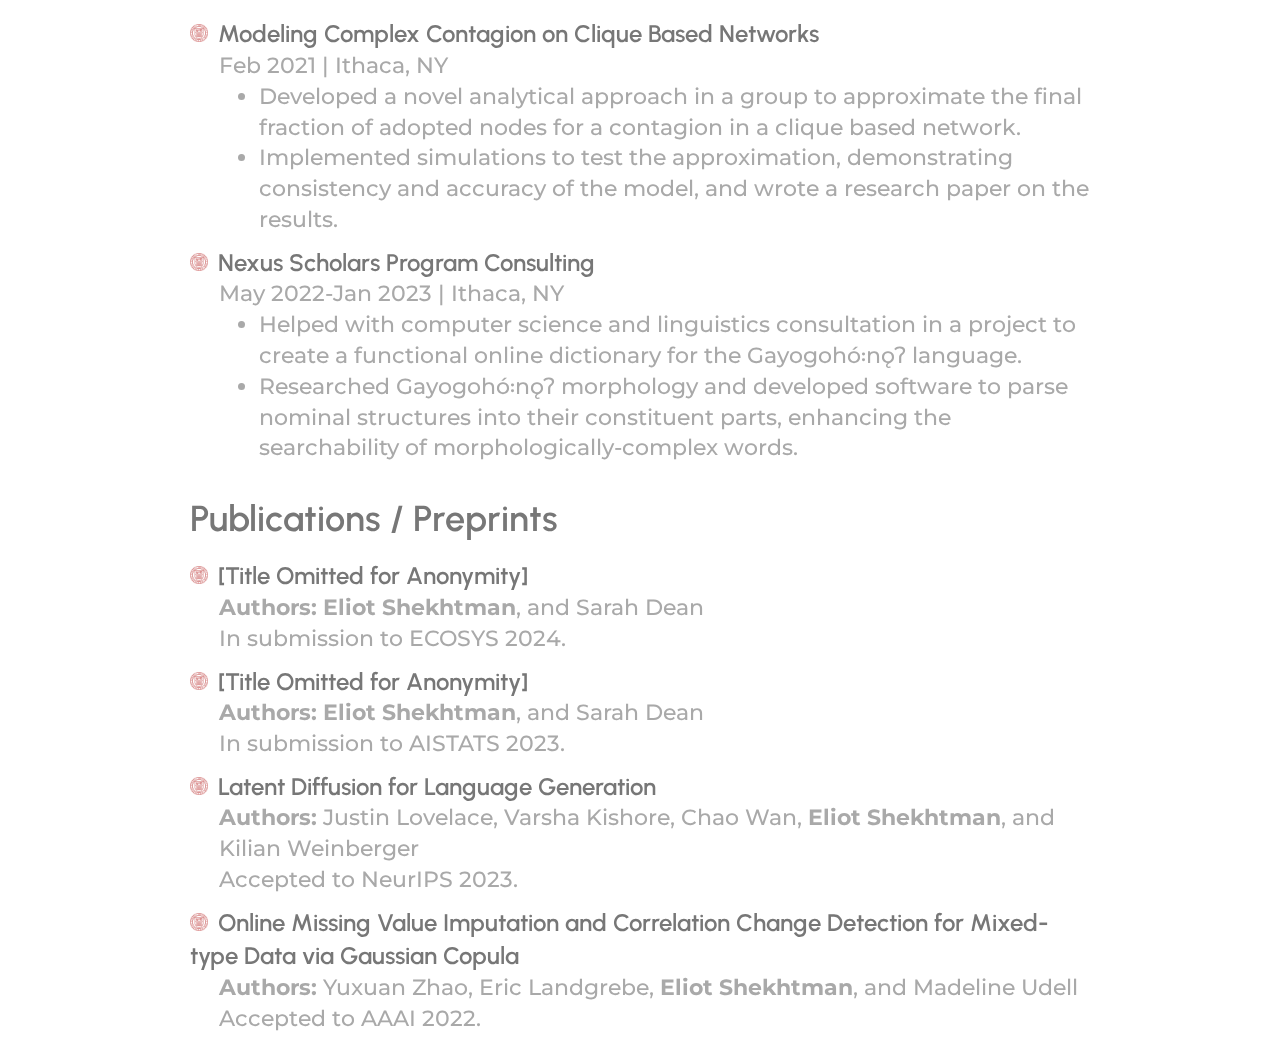
<file: resume.html>
<!DOCTYPE html>
<html>

<head>
  <link rel="stylesheet" href="styles_simple.css">
  <link rel="stylesheet" href="styles_resume_dyn.css">
  <title>Eliot Seo Shekhtman</title>
  <link rel='icon' href='favicon.ico' type='image/x-icon' />
</head>

<body>

  <div class="topnav_holder">
    <div class="topnav">
      <a href="#education">Education</a>
      <a href="#research">Research</a>
      <a href="#work">Industry</a>
      <a href="#teaching">Teaching</a>
      <a href="#projects">Projects</a>
      <a href="#publications">Publications</a>
    </div>
  </div>

  <div class="header">
    <h1>Eliot Seo Shekhtman.</h1>
  </div>

  <div class="main">
    <!-- <h2>My Resume</h2> -->

    <h2 id="education">Education</h2>
    <h3><img src="assets/cornell_logo.png" alt="Cornell logo">MS CS @ Cornell University</h3>
    <div class="within">
      <p><b>Bowers CIS</b> | Aug 2022-May 2024 | Ithaca, NY</p>
      <p>Masters of Science in Computer Science (Thesis)</p>
      <p><b>Advisor:</b> Sarah Dean</p>
      <button class="collapsible">
        <p><b>Organizations:</b></p>
      </button>
      <div class="content">
        <ul>
          <li>Cornell Aguaclara (graduate technical advisor)</li>
          <li>Nexus Scholar Program (graduate consultant)</li>
        </ul>
      </div>
      <button class="collapsible">
        <p><b>Relevant coursework:</b></p>
      </button>
      <div class="content">
        <ul>
          <li>Machine Learning Theory *</li>
          <li>Machine Learning in Feedback Systems *</li>
          <li>Deep Generative Models *</li>
          <li>Computer Vision *†</li>
        </ul>
        <p>* Graduate level courses</p>
        <p>† Ongoing coursework</p>
        <p>(A or higher in all listed courses)</p>
      </div>
    </div>

    <h3><img src="assets/cornell_logo.png" alt="Cornell logo">BS CS @ Cornell University</h3>
    <div class="within">
      <p><b>College of Engineering</b> | Aug 2018-May 2022 | Ithaca, NY</p>
      <p>Bachelors of Science in Computer Science with a minor in Linguistics</p>
      <p><b>GPA:</b> 3.945 / 4.00</p>
      <button class="collapsible">
        <p><b>Organizations:</b></p>
      </button>
      <div class="content">
        <ul>
          <li>Cornell University Sustainable Design (algorithms and predictions team lead)</li>
          <li>Cornell Undergraduates in Linguistics (social chair)</li>
        </ul>
      </div>
      <button class="collapsible">
        <p><b>Relevant coursework:</b></p>
      </button>
      <div class="content">
        <ul>
          <li>Advanced Topics in Machine Learning *</li>
          <li>Learning with Big Messy Data *</li>
          <li>The Structure of Information Networks *</li>
          <li>Principles of Large-Scale Machine Learning</li>
          <li>Advanced Language Technologies *</li>
          <li>Natural Language Processing</li>
          <li>Introduction to Computer Vision</li>
          <li>Introduction to Machine Learning</li>
          <li>Introduction to Analysis of Algorithms</li>
        </ul>
        <p>* Graduate level courses</p>
        <p>(A- or higher in all listed courses)</p>
      </div>
    </div>

    <h3><img src="assets/bchs_logo.png" alt="BCHS logo">Bethlehem Central High School</h3>
    <div class="within">
      <p>Sep 2013-Jun 2018 | Delmar, NY</p>
      <p><b>GPA:</b> 4.00 / 4.00</p>
      <button class="collapsible">
        <p><b>Organizations:</b></p>
      </button>
      <div class="content">
        <ul>
          <li>Science Bowl (co-captain)</li>
          <li>Linguistics Club (president)</li>
          <li>Science Olympiad</li>
          <li>Masterminds</li>
          <li>Varsity Cross-Country</li>
          <li>Varsity Track</li>
          <li>Varsity Swim and Dive</li>
        </ul>
      </div>
      <button class="collapsible">
        <p><b>Relevant coursework:</b></p>
      </button>
      <div class="content">
        <ul>
          <li>AP Computer Science A</li>
          <li>Introduction to Computer Science</li>
          <li>Digital Electronics</li>
        </ul>
      </div>
    </div>

    <h2 id="research">Research</h2>
    <h3><img src="assets/cornell_logo.png" alt="Cornell logo">Sarah Dean Lab</h3>
    <div class="within">
      <p>Jan 2023-present | Ithaca, NY</p>
      <p><b>Research direction:</b> learning theory for dynamic systems</p>
      <ul>
        <li>Researched regret bounds of strategic classification in a contextual bandit setting.</li>
        <li>Characterizing convergence of multi-learner systems in the presence of strategic behavior by users as the
          only student on the project.</li>
        <li>Proved convergence conditions for a strategic usage setting and submitted work to AISTATS 2023.</li>
      </ul>
    </div>

    <h3><img src="assets/cornell_logo.png" alt="Cornell logo">Kilian Weinberger Lab</h3>
    <div class="within">
      <p>Sept 2022-Apr 2023 | Ithaca, NY</p>
      <p><b>Research direction:</b> natural language processing</p>
      <ul>
        <li>Researched and implemented applications of latent diffusion models to text generation.</li>
        <li>Published to NeurIPS 2023.</li>
      </ul>
    </div>

    <h3><img src="assets/cornell_logo.png" alt="Cornell logo">Udell Group</h3>
    <div class="within">
      <p><b>Advisor:</b> Madeleine Udell | Sept 2022-Apr 2023 | Ithaca, NY</p>
      <p><b>Research direction:</b> unsupervised learning</p>
      <ul>
        <li>Published a machine learning paper in AAAI-22 on the imputation of missing data using a Gaussian copula
          model.</li>
        <li>Implemented frameworks and benchmarks to study active learning for distribution shift.</li>
      </ul>
    </div>

    <h3><img src="assets/cornell_logo.png" alt="Cornell logo">Life History Lab</h3>
    <div class="within">
      <p><b>Advisor:</b> Marlen Gonzalez | Jun 2019-Dec 2021 | Ithaca, NY</p>
      <p><b>Research direction:</b> computer vision for neuroscience</p>
      <ul>
        <li>Cleaned and scored data and automated administrative tasks in the lab using R, improving in data analysis
          skills.</li>
        <li>Wrote Python scripts under supervisor Dr Gonzalez to implement the Balloon Analog Risk Task (BART) for fMRI
          and for mTurk.</li>
        <li>Processed participants and collected data using the BART, Stroop, and Cyberball tasks in the Cornell fMRI
          scanner for later analysis.</li>
      </ul>
    </div>

    <h3><img src="assets/suny_logo.jpg" alt="SUNY Albany logo">SUNY Albany Forensic Chemistry Lab</h3>
    <div class="within">
      <p><b>Advisor:</b> Igor Lednev | Jun 2016-Aug 2017 | Albany, NY</p>
      <p><b>Research direction:</b> computer vision for biology</p>
      <ul>
        <li>Wrote MATLAB scripts under supervisor Dr Lednev to conduct Singular Value Decomposition (SVD) analysis on
          1GB of cell images to classify cellular patterns characteristic of lead toxicity.</li>
        <li>Prepared buffer solutions, grew both bacterial cells and human kidney cells, and tested/observed the effects
          of lead and EDTA on the latter, using light microscopy.</li>
      </ul>
    </div>

    <h2 id="work">Industry Experience</h2>

    <h3><img src="assets/goldman_sachs_logo.png" alt="Goldman Sachs logo">Goldman Sachs | Contract</h3>
    <div class="within">
      <p><b>Role:</b> Machine Learning Engineer @ Compliance Engineering</p>
      <p>Sept 2022-present | Remote</p>
      <ul>
        <li>Creating and developing machine learning algorithms as a contract worker.</li>
        <li>Consulted to improve and fix existing algorithms and training methods.</li>
        <li>Productionized my NLP training pipeline, creating tests and undergoing code reviews.</li>
      </ul>
    </div>

    <h3><img src="assets/goldman_sachs_logo.png" alt="Goldman Sachs logo">Goldman Sachs | Internship</h3>
    <div class="within">
      <p><b>Role:</b> Engineering Summer Analyst @ Compliance Engineering</p>
      <p>Jun 2022-Aug 2022 | New York City, NY</p>
      <ul>
        <li>Trained BERT-based transformer models to classify text documents, achieving high recall and good workload
          reduction on a test set.</li>
        <li>Developed a semi-supervised model to highlight sections of text influential for a classification task.</li>
        <li>Implemented a generalized pipeline for training large NLP models for future projects.</li>
      </ul>
    </div>

    <h3><img src="assets/goldman_sachs_logo.png" alt="Goldman Sachs logo">Goldman Sachs | Internship</h3>
    <div class="within">
      <p><b>Role:</b> Engineering Summer Analyst @ Compliance Engineering</p>
      <p>Jun 2021-Aug 2021 | New York City, NY</p>
      <ul>
        <li>Implemented MapReduce jobs to efficiently filter, tokenize, label, and embed ~10 million articles stored in
          Google Protocol Buffer format.</li>
        <li>Researched and developed LSTM and attention models to predict on a Named Entity Recognition task, achieving
          high accuracy over ~5 million sentences.</li>
        <li>Established a pipeline for training and evaluating future NLP models efficiently on new data, and
          constructed an API leveraging the model for ease of access.</li>
      </ul>
    </div>

    <h2 id="teaching">Teaching Experience</h2>

    <h3><img src="assets/cornell_logo.png" alt="Cornell logo">CS 6785 Applied Machine Learning</h3>
    <div class="within">
      <p><b>Role:</b> Head Teaching Assistant</p>
      <p>Fall 2023 | New York City, NY</p>
      <ul>
        <li>Created homework assignments, programming questions, quizzes, and exams.</li>
        <li>Set grading deadlines and ensured everything was running according to schedule.</li>
        <li>Organized regular meetings with teaching assistants and graders.</li>
        <li>Held homework recitations to review student questions on the solutions.</li>
      </ul>
    </div>

    <h3><img src="assets/cornell_logo.png" alt="Cornell logo">CS 4780 Introduction to Machine Learning</h3>
    <div class="within">
      <p><b>Role:</b> (Graduate) Teaching Assistant</p>
      <p>Spr 2021-Spr 2023 | Ithaca, NY</p>
      <ul>
        <li>Created and graded assignments and exams.</li>
        <li>Held in-person office hours.</li>
      </ul>
    </div>

    <h3><img src="assets/cornell_logo.png" alt="Cornell logo">CS 3110 Data Structures and Functional Programming</h3>
    <div class="within">
      <p><b>Role:</b> Teaching Assistant</p>
      <p>Fall 2020 | Ithaca, NY</p>
      <ul>
        <li>Held a recitation and unique powerpoints every week expanding on both current material and on specific
          concerns raised by students.</li>
        <li>Held in-person office hours and graded assignments.</li>
      </ul>
    </div>

    <h3><img src="assets/ucode_icon.jpeg" alt="UCode logo">UCode Programming Academy</h3>
    <div class="within">
      <p><b>Role:</b> Instructor</p>
      <p>Jun 2019-Sep 2020 | Ithaca, NY</p>
      <ul>
        <li>Taught Python, HTML, CSS, and block-based languages to students from first to eleventh grade, developing
          interpersonal communication skills.</li>
        <li>Developed a curriculum for teaching Python and adapted in-person curriculums for online learning.</li>
      </ul>
    </div>

    <h3><img src="assets/bchs_logo.png" alt="BCHS logo">Bethlehem Central High School</h3>
    <div class="within">
      <p><b>Role:</b> Tutor</p>
      <p>Sep 2017-May 2018 | Delmar, NY</p>
      <ul>
        <li>Taught high school math to other students in preparation for the Regents exam.</li>
        <li>Prepared students for Algebra 1, Algebra 2, Geometry, and Precalculus.</li>
      </ul>
    </div>

    <h2 id="projects">Projects</h2>

    <h3><img src="assets/cusd_logo.png" alt="CUSD logo">Cornell University Sustainable Design (CUSD)</h3>
    <div class="within">
      <p>Feb 2020-Jun 2022 | Ithaca, NY</p>
      <ul>
        <li>Developed an online algorithm to predict room usages and optimize energy consumption by the HVAC system in
          Upson Hall.</li>
        <li>Coordinated with two other subteams in 20+ meetings to gather information.</li>
        <li>Led the development of a script to generate accurate dummy data for initial algorithm training.</li>
        <li>Algorithm is forecasted to reduce unnecessary HVAC operation by over 70%.</li>
      </ul>
    </div>

    <h3><img src="assets/cornell_logo.png" alt="Cornell logo">Modeling Complex Contagion on Clique Based Networks</h3>
    <div class="within">
      <p>Feb 2021 | Ithaca, NY</p>
      <ul>
        <li>Developed a novel analytical approach in a group to approximate the final fraction of adopted nodes for a
          contagion in a clique based network.</li>
        <li>Implemented simulations to test the approximation, demonstrating consistency and accuracy of the model, and
          wrote a research paper on the results.</li>
      </ul>
    </div>

    <h3><img src="assets/cornell_logo.png" alt="Cornell logo">Nexus Scholars Program Consulting</h3>
    <div class="within">
      <p>May 2022-Jan 2023 | Ithaca, NY</p>
      <ul>
        <li>Helped with computer science and linguistics consultation in a project to create a functional online
          dictionary for the Gayogohó꞉nǫʔ language.</li>
        <li> Researched Gayogohó꞉nǫʔ morphology and developed software to parse nominal structures into their
          constituent parts, enhancing the searchability of morphologically-complex words.</li>
      </ul>
    </div>

    <h2 id="publications">Publications / Preprints</h2>

    <h3><img src="assets/cornell_logo.png" alt="Cornell logo">[Title Omitted for Anonymity]</h3>
    <div class="within">
      <p><b>Authors:</b> <b>Eliot Shekhtman</b>, and Sarah Dean</p>
      <p>In submission to ECOSYS 2024.</p>
    </div>

    <h3><img src="assets/cornell_logo.png" alt="Cornell logo">[Title Omitted for Anonymity]</h3>
    <div class="within">
      <p><b>Authors:</b> <b>Eliot Shekhtman</b>, and Sarah Dean</p>
      <p>In submission to AISTATS 2023.</p>
    </div>

    <h3><img src="assets/cornell_logo.png" alt="Cornell logo">Latent Diffusion for Language Generation</h3>
    <div class="within">
      <p><b>Authors:</b> Justin Lovelace, Varsha Kishore, Chao Wan, <b>Eliot Shekhtman</b>, and Kilian Weinberger</p>
      <p>Accepted to NeurIPS 2023.</p>
    </div>

    <h3><img src="assets/cornell_logo.png" alt="Cornell logo">Online Missing Value Imputation and Correlation Change
      Detection for Mixed-type Data via Gaussian Copula</h3>
    <div class="within">
      <p><b>Authors:</b> Yuxuan Zhao, Eric Landgrebe, <b>Eliot Shekhtman</b>, and Madeline Udell</p>
      <p>Accepted to AAAI 2022.</p>
    </div>

    <!-- <p><b>[Title Omitted for Anonymity]</b></p>
    <p><b>Authors:</b> <b>Eliot Shekhtman</b>, and Sarah Dean</p>
    <p>In submission to AISTATS 2023.</p>
    <p></p>
    <p><b>Latent Diffusion for Language Generation</b></p>
    <p><b>Authors:</b> Justin Lovelace, Varsha Kishore, Chao Wan, <b>Eliot Shekhtman</b>, and Kilian Weinberger</p>
    <p>Accepted to NeurIPS 2023.</p>
    <p></p>
    <p><b>Online Missing Value Imputation and Correlation Change Detection for Mixed-type Data via Gaussian Copula</b>
    </p>
    <p><b>Authors:</b> Yuxuan Zhao, Eric Landgrebe, <b>Eliot Shekhtman</b>, and Madeline Udell</p>
    <p>Accepted to AAAI 2022.</p> -->

  </div>



  <script>
    function getParentHeight(node) {
      var className = node.className;
      var height = 0;
      while (node != null) {
        if (node.className != className) {
          return height
        }
        var content = node.nextElementSibling
        height = height + content.scrollHeight;
        node = node.parentNode
      }
      return height
    }

    function getChildrenHeightRec(node) {
      var content = node.nextElementSibling;
      var height = content.scrollHeight;
      var child = null;
      for (var i = 0; i < content.childNodes.length; i++) {
        child = content.childNodes[i];
        // only recurse on collapsible children
        if (child.className === undefined) {
          continue;
        } if (!child.className.includes('collapsible')) {
          continue;
        }
        height += getChildrenHeightRec(child)

      }
      return height;
    }

    function updateHeight(node) {
      var content = node.nextElementSibling;
      var height = getChildrenHeightRec(node);
      content.style.maxHeight = 10 + height + "px";
    }



    var coll = document.getElementsByClassName("collapsible");
    var i;

    for (i = 0; i < coll.length; i++) {
      coll[i].addEventListener("click", function () {
        var active = this.classList.toggle("active");

        var node = this;
        while (node != null) {
          if (node.className === undefined) {
            break;
          } if (!node.className.includes('collapsible')) {
            break;
          }
          updateHeight(node);
          node = node.parentNode.previousElementSibling;
        }

        if (!active) {
          this.nextElementSibling.style.maxHeight = 0 + "px";
        }
      });
    }
  </script>
</body>

</html>
</file>
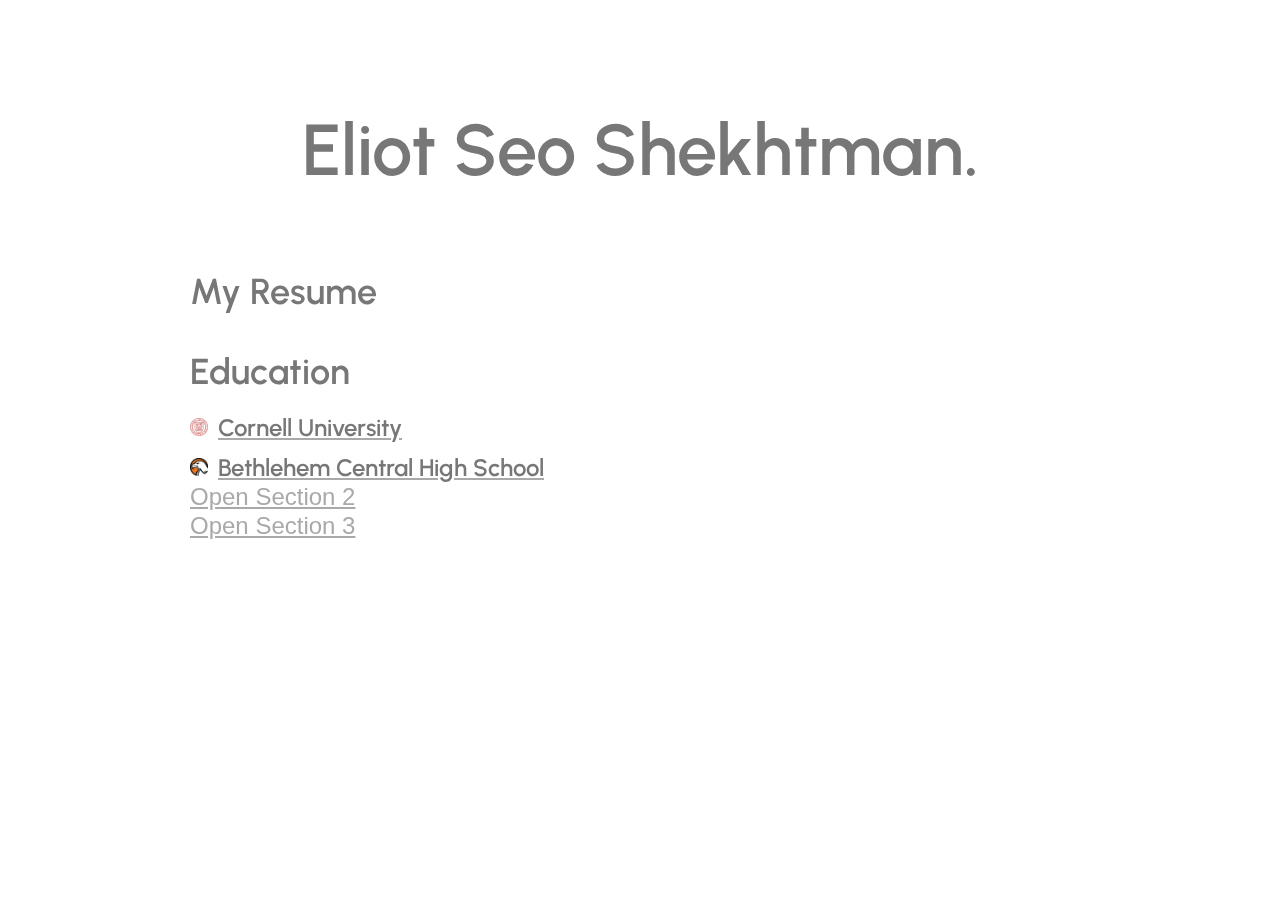
<file: resume_dyn.html>
<!DOCTYPE html>
<html>

<head>
  <link rel="stylesheet" href="styles_simple.css">
  <link rel="stylesheet" href="styles_resume_dyn.css">
  <title>Eliot Seo Shekhtman</title>
  <link rel='icon' href='favicon.ico' type='image/x-icon' />
</head>

<body>

  <div class="header">
    <h1>Eliot Seo Shekhtman.</h1>
  </div>

  <div class="main">
    <h2>My Resume</h2>
    <h2>Education</h2>
    <button class="collapsible">
      <h3><img src="assets/cornell_logo.png" alt="Cornell logo">Cornell University</h3>
    </button>
    <div class="content">
      <div class="within">
        <p><b>College of Engineering</b></p>
        <p>B.S. Computer Science with a minor in Linguistics</p>
        <p><b>GPA:</b> 3.91 • Aug 2018-May 2022</p>
        <button class="collapsible"><b>Relevant coursework:</b></button>
        <div class="content">
          <p>Introduction to Analysis of Algorithms; Introduction to Computer Vision;
            Practical
            Tools for
            Operations Research, Machine Learning, and Data Science; Discrete Structures; Data Structures and Functional
            Programming; Basic Engineering Probability and Statistics; Object Oriented Programming and DData Structures;
            C++
            Programming; Networks</p>
        </div>
      </div>
    </div>
    <button class="collapsible">
      <h3><img src="assets/bchs_logo.png" alt="BCHS logo">Bethlehem Central High School</h3>
    </button>
    <div class="content">
      <div class="within">
        <p><b>GPA:</b> 4.00 • Sep 2013-Jun 2018</p>
        <p><b>Organizations:</b> Science Bowl (co-captain), Linguistics Club (president), Science Olympiad,
          Masterminds,
          Varsity Cross-Country, Varsity Track, Varsity Swim and Dive</p>
        <p><b>Relevant coursework:</b> AP Computer Science A, Introduction to Computer Science, Digital Electronics
        </p>
      </div>
    </div>

    <button class="collapsible">Open Section 2</button>
    <div class="content">
      <p>Lorem ipsum dolor sit amet, consectetur adipisicing elit, sed do eiusmod tempor incididunt ut labore et
        dolore
        magna aliqua. Ut enim ad minim veniam, quis nostrud exercitation ullamco laboris nisi ut aliquip ex ea commodo
        consequat.</p>
      <button class="collapsible">Open Section 2.5</button>
      <div class="content">
        <p>Lorem ipsum dolor sit amet, consectetur adipisicing elit, sed do eiusmod tempor incididunt ut labore et
          dolore
          magna aliqua. Ut enim ad minim veniam, quis nostrud exercitation ullamco laboris nisi ut aliquip ex ea
          commodo
          consequat.</p>
      </div>
    </div>
    <button class="collapsible">Open Section 3</button>
    <div class="content">
      <p>Lorem ipsum dolor sit amet, consectetur adipisicing elit, sed do eiusmod tempor incididunt ut labore et
        dolore
        magna aliqua. Ut enim ad minim veniam, quis nostrud exercitation ullamco laboris nisi ut aliquip ex ea commodo
        consequat.</p>
      <button class="collapsible">Open Section 3.5</button>
      <div class="content">
        <p>Lorem ipsum dolor sit amet, consectetur adipisicing elit, sed do eiusmod tempor incididunt ut labore et
          dolore
          magna aliqua. Ut enim ad minim veniam, quis nostrud exercitation ullamco laboris nisi ut aliquip ex ea
          commodo
          consequat.</p>
      </div>
    </div>

  </div>

  <script>
    function getParentHeight(node) {
      var className = node.className;
      var height = 0;
      while (node != null) {
        if (node.className != className) {
          return height
        }
        var content = node.nextElementSibling
        height = height + content.scrollHeight;
        node = node.parentNode
      }
      return height
    }

    function getChildrenHeightRec(node) {
      var content = node.nextElementSibling;
      var height = content.scrollHeight;
      var child = null;
      for (var i = 0; i < content.childNodes.length; i++) {
        child = content.childNodes[i];
        // only recurse on collapsible children
        if (child.className === undefined) {
          continue;
        } if (!child.className.includes('collapsible')) {
          continue;
        }
        height += getChildrenHeightRec(child)

      }
      return height;
    }

    function updateHeight(node) {
      var content = node.nextElementSibling;
      var height = getChildrenHeightRec(node);
      content.style.maxHeight = 10 + height + "px";
    }



    var coll = document.getElementsByClassName("collapsible");
    var i;

    for (i = 0; i < coll.length; i++) {
      coll[i].addEventListener("click", function () {
        var active = this.classList.toggle("active");

        var node = this;
        while (node != null) {
          if (node.className === undefined) {
            break;
          } if (!node.className.includes('collapsible')) {
            break;
          }
          updateHeight(node);
          node = node.parentNode.previousElementSibling;
        }

        if (!active) {
          this.nextElementSibling.style.maxHeight = 0 + "px";
        }
      });
    }
  </script>

</body>



</html>
</file>
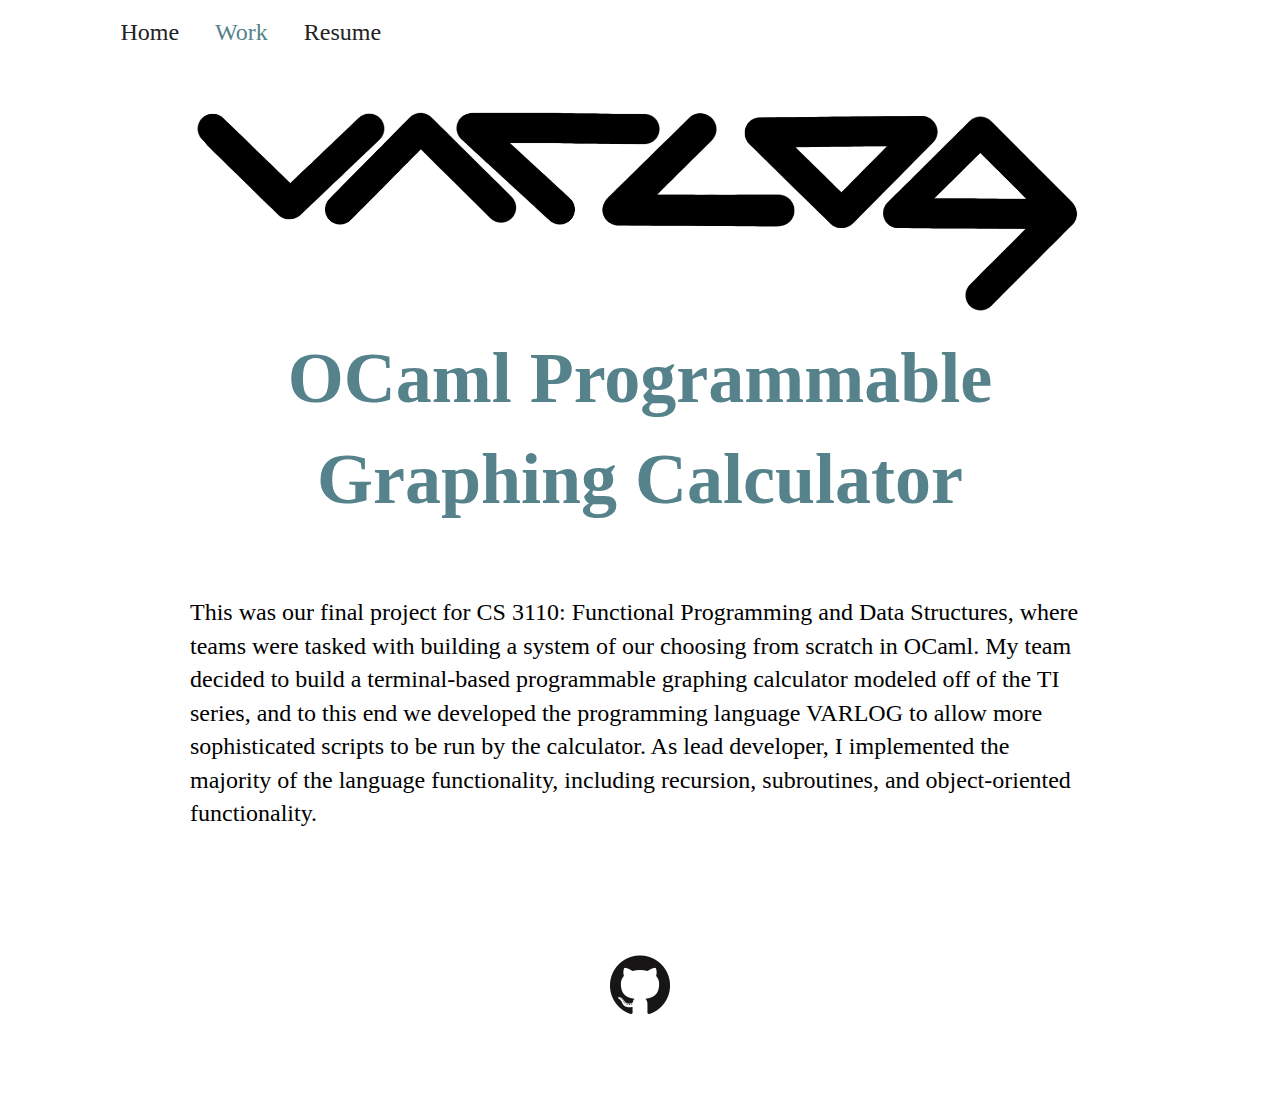
<file: varlog.html>
<!DOCTYPE html>
<html>

<head>
  <link rel="stylesheet" href="styles.css">
  <title>VARLOG</title>
  <link rel='icon' href='favicon.ico' type='image/x-icon' />
</head>

<body>
  <div class="topnav_holder">
    <div class="topnav">
      <a href="index.html">Home</a>
      <a class="active" href="work.html">Work</a>
      <a href="Spring 2020 resume.pdf" target="_blank">Resume</a>
    </div>
  </div>

  <div class="header">
    <img src="photos/varlog_logo.png" alt="Possible VARLOG logo">
    <h1 style="margin-top:0px;">
      OCaml Programmable Graphing Calculator
    </h1>
  </div>
  <div class="main">
    <p>
      This was our final project for CS 3110: Functional Programming and Data Structures, where teams were tasked with
      building a system of our choosing from scratch in OCaml. My team decided to build a terminal-based programmable
      graphing calculator modeled off of the TI series, and to this end we developed the programming language VARLOG to
      allow more sophisticated scripts to be run by the calculator. As lead developer, I implemented the majority of the
      language functionality, including recursion, subroutines, and object-oriented functionality.
    </p>
  </div>
  <div class="footer">
    <a href="https://github.com/eliotshekhtman/varlog-prog-graphing-calc">
      <img src="photos/GitHub-Mark-120px-plus.png" alt="GitHub Mark" class="github">
    </a>
  </div>
</body>

</html>
</file>
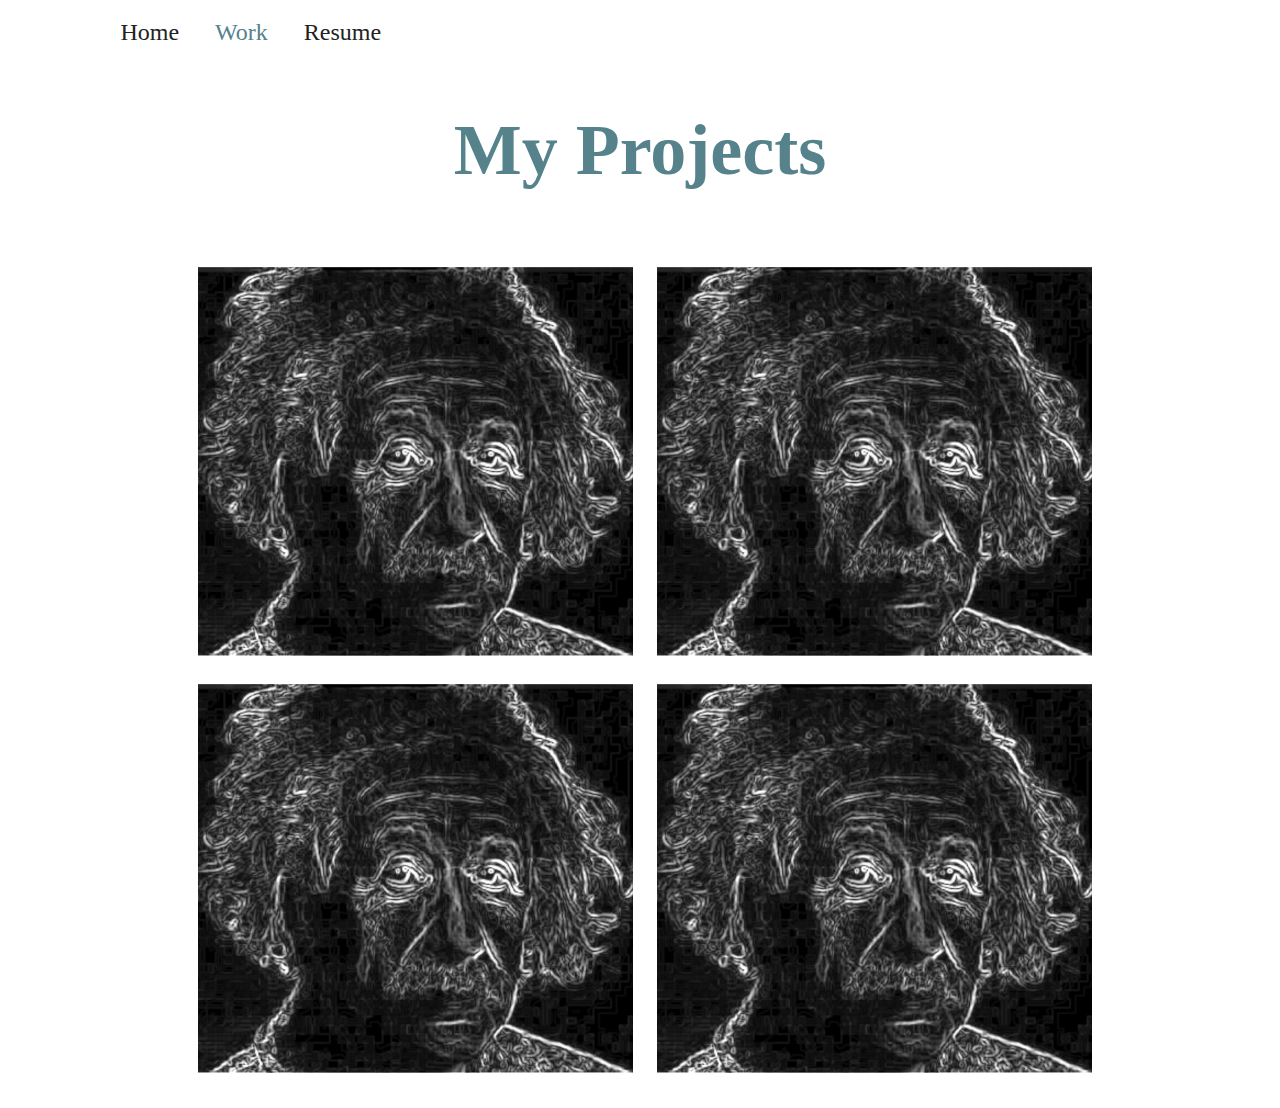
<file: work.html>
<!DOCTYPE html>
<html>

<head>
  <link rel="stylesheet" href="styles.css">
  <link rel="stylesheet" href="styles_work.css">
  <title>Eliot Seo Shekhtman</title>
  <link rel='icon' href='favicon.ico' type='image/x-icon' />
</head>

<body>
  <div class="topnav_holder">
    <div class="topnav">
      <a href="index.html">Home</a>
      <a class="active" href="work.html">Work</a>
      <a href="Spring 2020 resume.pdf" target="_blank">Resume</a>
    </div>
  </div>

  <div class="header">
    <h1>
      My Projects
    </h1>
  </div>
  <div class="main">
    <div class="fullwidth_div">
      <div class="left_floating_div">
        <img src="photos/square-default-face.png" alt="Have You Eaten Yet Icon">
        <div class="floating_text">
          <h3>
            Have You Eaten Yet?
          </h3>
        </div>
        <!--
          <aside>Developing an Android app to let displaced people meet up and connect with each other over food.</aside>
        -->
      </div>
      <div class="right_floating_div">
        <a href="varlog.html">
          <img src="photos/square-default-face.png" alt="VarLog Icon">
          <div class="floating_text">
            <h3>
              OCaml Programmable Graphing Calculator
            </h3>
          </div>
        </a>
        <!--
          <aside>Developed an interpreter for a turing-complete object-oriented language, VarLog, for a programmable
          graphing calculator, as lead developer in a team of three.</aside>
        -->
      </div>
    </div>
    <div class="fullwidth_div">
      <div class="left_floating_div">
        <img src="photos/square-default-face.png" alt="ClickerQuest Icon">
        <div class="floating_text">
          <h3>
            ClickerQuest
          </h3>
        </div>
        <!--
          <aside>Developed an Android game as sole developer, where players defeat monsters to gather coins and level up
          their stats.</aside>
        -->
      </div>
      <div class="right_floating_div">
        <img src="photos/square-default-face.png" alt="Solar Time Icon">
        <div class="floating_text">
          <h3>
            Solar Time
          </h3>
        </div>
        <!--
          <aside>Developed an Android utility as sole developer, giving a base-12 representation of the time of day based
          on a more realistic realization of the solar cycle.</aside>
        -->
      </div>
    </div>
  </div>
</body>

</html>
</file>
<file: styles_simple.css>
:root {
  /* #444 #F7F7F7 #006699 #222222 #2C3539 */
  --accent: #444;
  --highlight: #777;
  --dark: #222222;
  --light: white;

  /*
  --accent: #00FFAC;
  --highlight: #C70039;
  --dark: #FFEB00;
  --light: #2F2A41;
  */
}

html {
  scroll-behavior: smooth;
}

/* Add a black background color to the top navigation */
.topnav_holder {
  background-color: var(--light);
  overflow: hidden;
  position: fixed;
  z-index: 999 !important;
  top: 0;
  left: 0;
  width: 100%;
  padding-left: 8vw;
  padding-right: 8vw;

}

/* Displace the actual text so it doesn't hug the sides */
.topnav {
  margin: 0 auto;
  width: 100%;
  float: left;
}

/* Style the links inside the navigation bar */
.topnav a {
  float: center;
  color: darkgray;
  text-align: center;
  padding: 16px 18px 10px;
  text-decoration: none;
  font-size: 22px;
}

/* Change the color of links on hover */
.topnav a:hover {
  color: var(--accent);
}

/* Add a color to the active/current link */
.topnav a.active {
  color: var(--highlight);
}

h1 {
  font-size: 72px;
  color: var(--highlight);
  text-align: center;
  padding-bottom: 18px;
}

h3 {
  margin-top: 0px;
  margin-bottom: 0px;
  padding-bottom: 0px;
}

p {
  font-size: 22px;
  color: darkgray
}

li {
  font-size: 22px;
  color: darkgray
}

aside {
  margin-bottom: 10px;
}

a {
  color: var(--dark);
  text-decoration: underline;
}

a:hover {
  color: var(--highlight);
}

body {
  font-size: 18px;
  line-height: 1.4;
  background-color: var(--light);
}

.special {
  color: var(--highlight);
  font-weight: bold;
}

.header {
  margin: 0 auto;
  align-items: center;
  margin-top: 100px;
  width: 100%;
  max-width: 900px;
  position: relative;
}

.header img {
  width: 900px;
}

/* Ensures the main body won't be under the topnav, keeps
   all content within a reasonable bound while allowing
   dynamic descaling */
.main {
  margin: 0 auto;
  width: 100%;
  max-width: 900px;
}

.footer {
  margin: 0 auto;
  padding-top: 100px;
  padding-bottom: 70px;
  padding-left: 8vw;
  padding-right: 8vw;
  text-align: center;
}

.footer img {
  width: 60px;
  object-fit: contain;
  /* float: right; */
}

.footer text {
  color: var(--accent);
  float: left;
}

@media screen and (max-width: 900px) {
  .header img {
    width: 90vw;
  }

  .header h1 {
    font-size: 8vw;
  }
}

@media screen and (max-width: 600px) {
  .topnav_holder {
    padding: 0;
  }

  .topnav {
    display: flex;
    align-items: center;
    justify-content: center;
  }

  p {
    font-size: 4vw;
  }
}
</file>
<file: styles_resume_dyn.css>
@import url('https://fonts.googleapis.com/css2?family=Montserrat');
@import url('https://fonts.googleapis.com/css2?family=Urbanist');

h1,
h2,
h3,
h4 {
  font-family: 'Urbanist', sans-serif;
  font-weight: 600;
}

h2 {
  font-size: 36px;
  color: var(--highlight);
  margin-bottom: 5px;
}

h3 {
  font-size: 24px;
  color: var(--highlight);
  animation-name: slideUp;
  animation-duration: 2s;
  padding-top: 10px;
}

h3 img {
  width: 18px;
  padding-right: 10px;
}

h4 {
  margin-bottom: 0;
  font-size: 24px;
  color: var(--highlight);
  animation-name: slideUp;
  animation-duration: 2s;
}

h4 img {
  margin-bottom: 0;
  width: 18px;
  padding-right: 10px;
}

p {
  font-family: 'Montserrat';
  font-weight: 500;
  margin: 0px;
}

a {
  font-family: 'Montserrat';
  font-weight: 500;
  margin: 0px;
  color: darkgray;
  text-decoration: underline;
}

li {
  font-family: 'Montserrat';
  font-weight: 500;
  margin: 0px;
}

ul {
  padding-top: 0px;
  padding-bottom: 0px;
  margin-top: 0px;
  margin-bottom: 0px;
}

.within {
  padding-left: 29px;
  animation-name: slideUp;
  animation-duration: 2s;
}

.collapsible {
  background-color: #FFF;
  color: black;
  cursor: pointer;
  padding: 0px;
  width: 100%;
  border: none;
  text-align: left;
  outline: none;
  font-size: 24px;
  margin-bottom: 0px;
  text-decoration: underline;
  color: darkgrey
}

.collapsible:hover {
  background-color: #f1f1f1;
  /* #f1f1f1 */
}

.collapsible:after {
  /* content: '\002B'; */
  color: white;
  font-weight: bold;
  float: right;
  margin-left: 5px;
}

/* .active:after {
  content: "\2212";
} */

.content {
  padding: 0 0px;
  margin-top: 0px;
  max-height: 0;
  overflow: auto;
  transition: max-height 0.2s ease-out;
  background-color: #FFF;
}




@keyframes slideRight {
  from {
    margin-left: 100%;
  }

  to {
    margin-left: 0%;
  }
}

@keyframes slideLeft {
  from {
    margin-right: 100%;
  }

  to {
    margin-right: 0%;
  }
}

@keyframes slideUp {
  from {
    margin-top: 100%;
  }

  to {
    margin-top: 0%;
  }
}
</file>
<file: styles.css>
:root {
  /* #444 #F7F7F7 #006699 #222222 #2C3539 */
  --accent: #444;
  --highlight: #55828b;
  --dark: #222222;
  --light: white;

  /*
  --accent: #00FFAC;
  --highlight: #C70039;
  --dark: #FFEB00;
  --light: #2F2A41;
  */
}

/* Add a black background color to the top navigation */
.topnav_holder {
  background-color: var(--light);
  overflow: hidden;
  position: fixed;
  z-index: 999 !important;
  top: 0;
  left: 0;
  width: 100%;
  padding-left: 8vw;
  padding-right: 8vw;
  
}

/* Displace the actual text so it doesn't hug the sides */
.topnav {
  margin: 0 auto;
  width:100%;
  float: left;
}

/* Style the links inside the navigation bar */
.topnav a {
  float: left;
  color: var(--dark);
  text-align: center;
  padding: 16px 18px 10px;
  text-decoration: none;
  font-size: 24px;
}

/* Change the color of links on hover */
.topnav a:hover {
  color: var(--accent);
}

/* Add a color to the active/current link */
.topnav a.active {
  color: var(--highlight);
}

h1 {
  font-size: 72px;
  color : var(--highlight);
  text-align: center;
  padding-bottom: 18px;
}

h3 {
  margin-top: 0px;
  margin-bottom: 0px;
}

p {
  font-size: 24px;
}

aside {
  margin-bottom: 10px;
}

a {
  color: var(--dark);
  text-decoration: none;
}

a:hover {
  color: var(--highlight);
}

body {
  font-size: 18px;
  line-height: 1.4;
  background-color: var(--light);
}

.special {
  color: var(--highlight);
  font-weight: bold;
}

.header {
  margin: 0 auto;
  align-items: center;
  margin-top: 100px;
  width: 100%;
  max-width:900px;
  position: relative;
}

.header img {
  width:900px;
}

/* Ensures the main body won't be under the topnav, keeps
   all content within a reasonable bound while allowing
   dynamic descaling */
.main {
  margin: 0 auto;
  width: 100%;
  max-width: 900px;
}

.footer {
  margin: 0 auto;
  padding-top: 100px;
  padding-bottom: 70px;
  padding-left: 8vw;
  padding-right: 8vw;
  text-align: center;
}

.footer img {
  width: 60px;
  object-fit: contain;
  /* float: right; */
}

.footer text {
  color: var(--accent);
  float: left;
}

@media screen and (max-width: 900px) {
  .header img {
    width: 90vw;
  }

  .header h1 {
    font-size: 8vw;
  }
}

@media screen and (max-width: 600px) {
  .topnav_holder {
    padding: 0;
  }

  .topnav {
    display: flex;
    align-items: center;
    justify-content: center;
  }

  p {
    font-size: 4vw;
  }
}
</file>
<file: styles_work.css>
.fullwidth_div {
  width: 100%;
  overflow: hidden;
  left: 0;
  right: 0;
  padding-left: 5px;
  padding-right: 5px;
}

.floating_text {
  position: absolute;
  top: 50%;
  left: 50%;
  transform: translate(-50%, -50%);
  -ms-transform: translate(-50%, -50%);
  text-align: center;
  opacity: 0;
  transition: 0.5s ease;
}

.left_floating_div {
  position: relative;
  float: left;
  width: 435px;
  margin-left: 3px;
  margin-right: 3px;
  margin-bottom: 20px;
  text-align: center;
}

.left_floating_div img {
  width: 435px;
  height: auto;
  opacity: 1;
  transition: 0.5s ease;
}

.left_floating_div:hover img {
  opacity: 0.3;
}

.left_floating_div:hover .floating_text {
  opacity: 1;
}

.right_floating_div {
  position: relative;
  float: right;
  width: 435px;
  margin-left: 3px;
  margin-right: 3px;
  margin-bottom: 20px;
  text-align: center;
}

.right_floating_div img {
  width: 435px;
  height: auto;
  opacity: 1;
  transition: 0.5s ease;
}

.right_floating_div:hover img {
  opacity: 0.3;
}

.right_floating_div:hover .floating_text {
  opacity: 1;
}

@media screen and (max-width: 930px) {
  .fullwidth_div {
    align-content: center;
    padding: 0;
  }

  .left_floating_div {
    padding: 0;
    width: 100%;
    max-width: 400px;
    float: none;
    margin-left: auto;
    margin-right: auto;
  }

  .right_floating_div {
    padding: 0;
    width: 100%;
    max-width: 400px;
    float: none;
    margin-left: auto;
    margin-right: auto;
  }
}

@media screen and (max-width: 400px) {
  .left_floating_div img { 
    width: 76vw;
  }

  .right_floating_div img {
    width: 76vw;
  }

  .left_floating_div aside {
    font-size: 4.5vw;
  }

  .right_floating_div aside {
    font-size: 4.5vw;
  }
}
</file>
